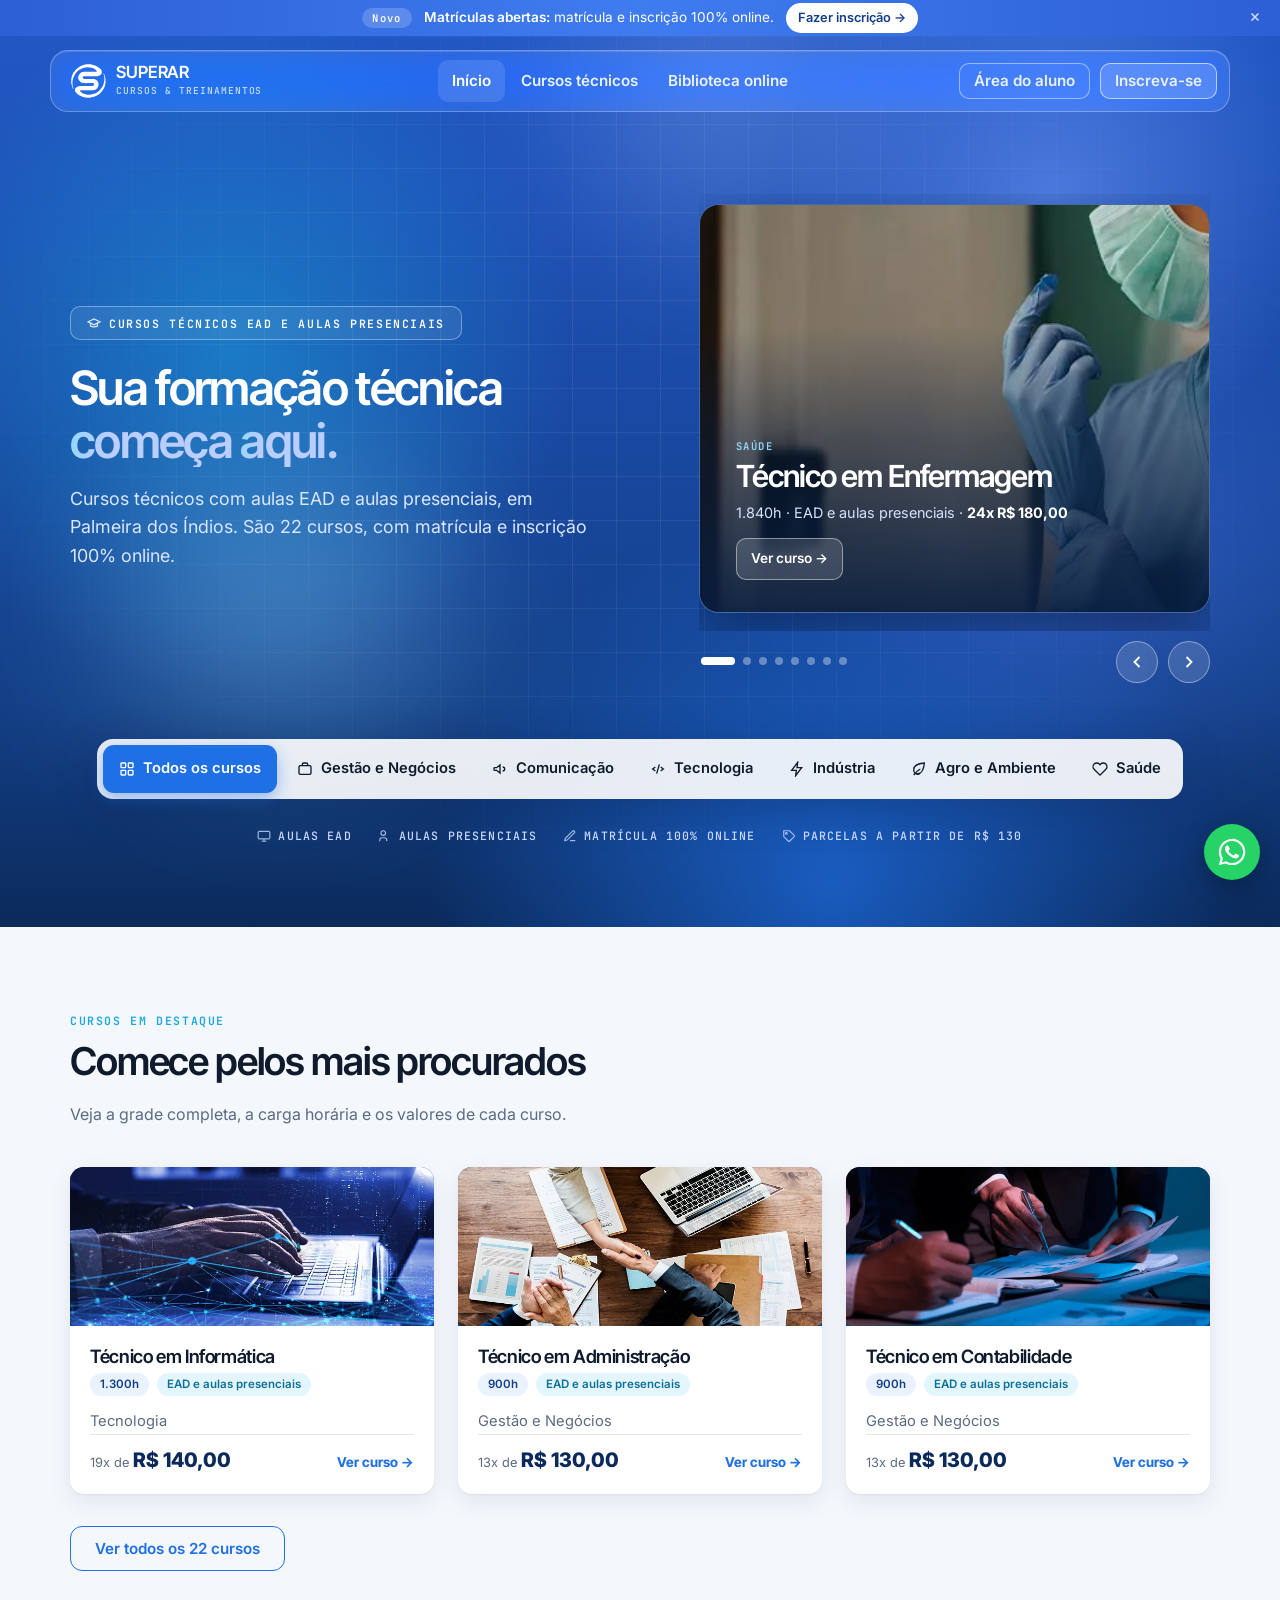
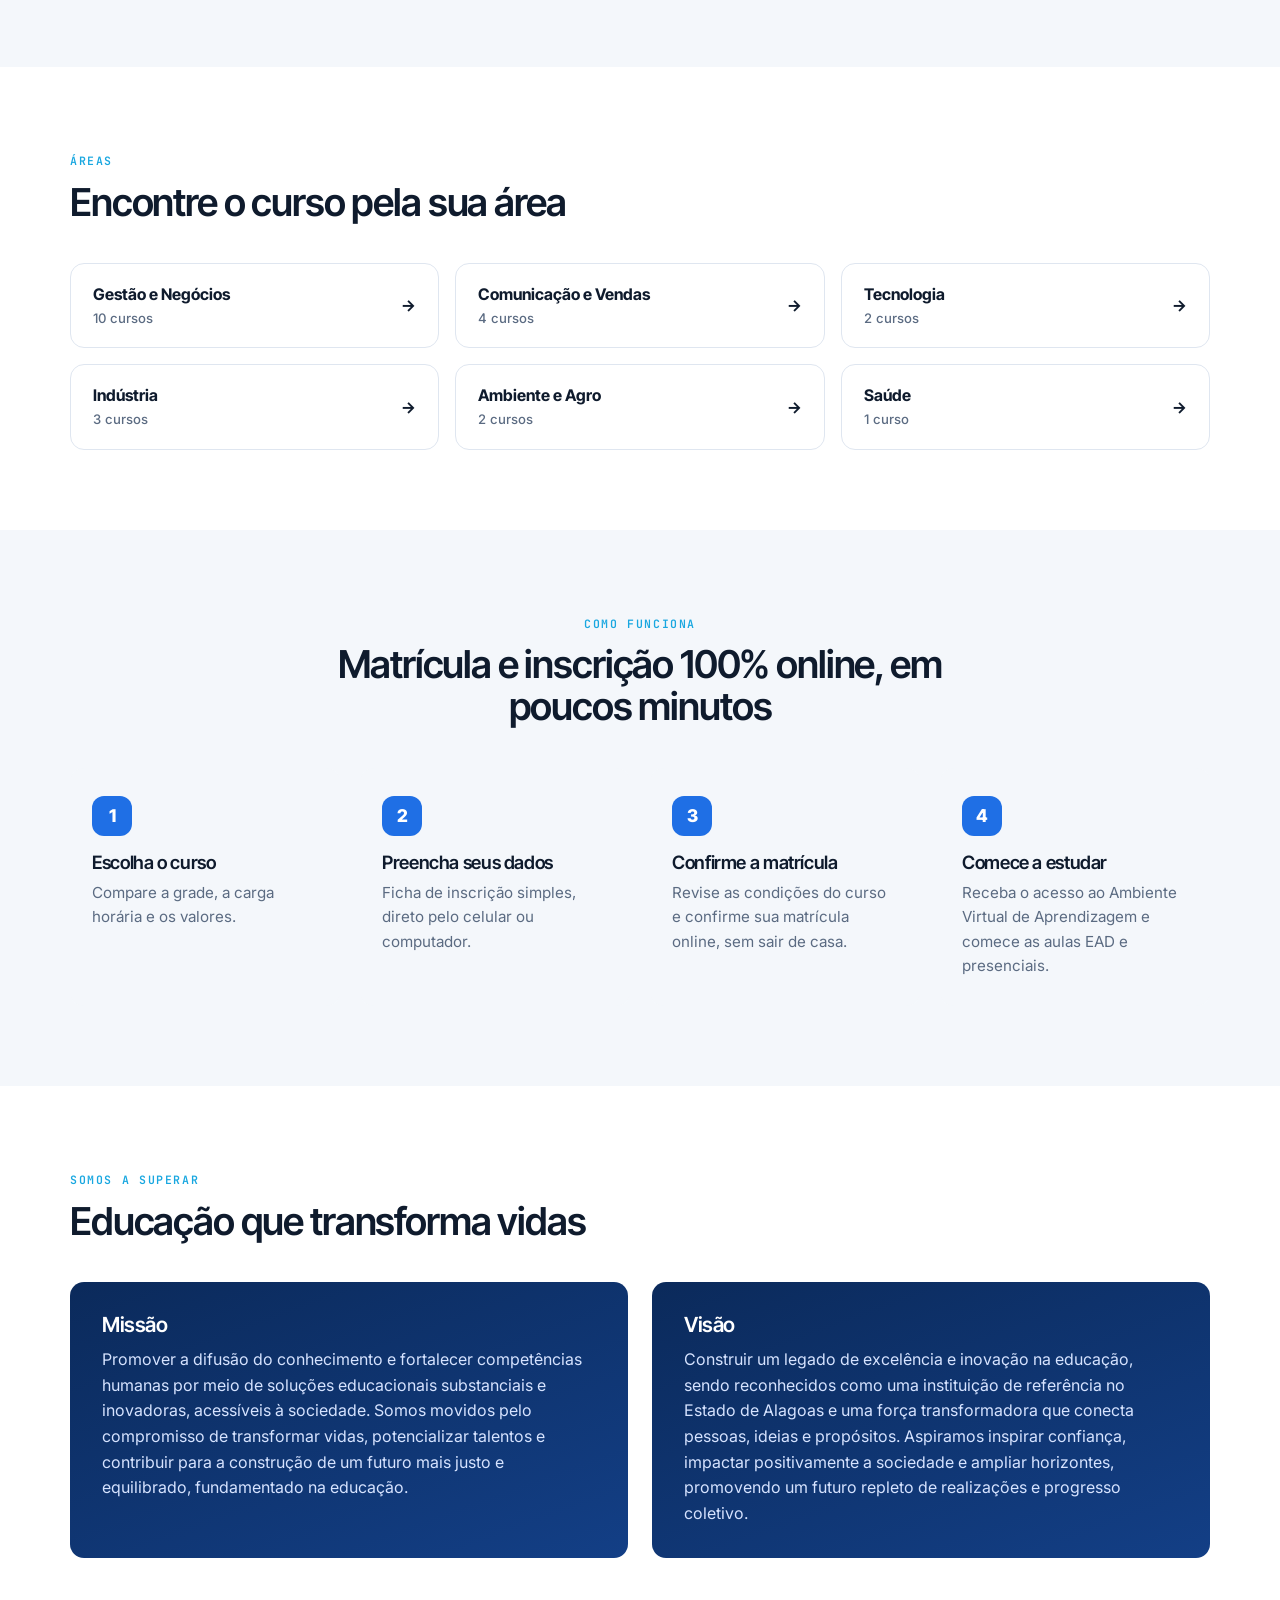
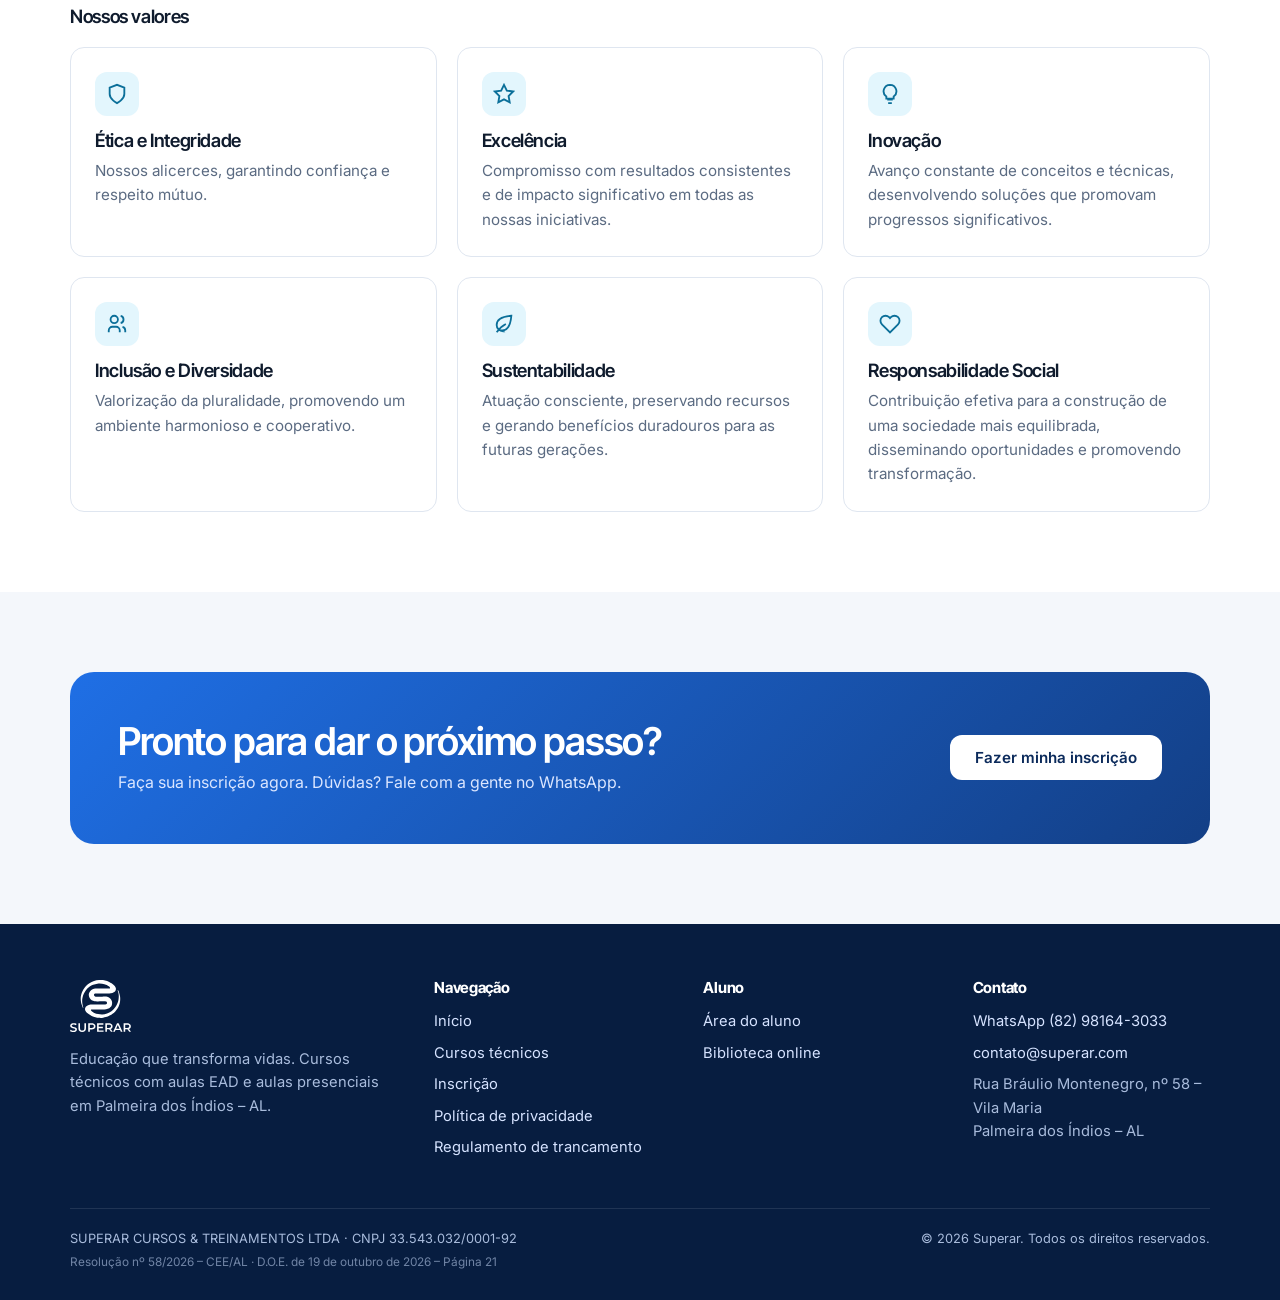
<file: index.html>
<!doctype html>
<html lang="pt-BR">
<head>
  <meta charset="utf-8">
  <meta name="viewport" content="width=device-width, initial-scale=1">
  <title>Superar – Cursos Técnicos EAD em Palmeira dos Índios/AL</title>
  <meta name="description" content="22 cursos técnicos com aulas EAD e aulas presenciais. Matrícula e inscrição 100% online na Superar – Cursos e Treinamentos, em Palmeira dos Índios/AL.">
  <link rel="icon" href="assets/favicon.svg">
  <link rel="preconnect" href="https://fonts.googleapis.com">
  <link rel="preconnect" href="https://fonts.gstatic.com" crossorigin>
  <link href="https://fonts.googleapis.com/css2?family=Inter:wght@400;500;600;700&family=Inter+Tight:wght@500;600;700&family=JetBrains+Mono:wght@500;600&display=swap" rel="stylesheet">
  <link rel="stylesheet" href="css/style.css">
</head>
<body data-page="home">

<main>
  <section class="hero aurora anima">
    <div class="luz" aria-hidden="true"></div>
    <div class="wrap hero-grid">
      <div class="hero-texto">
      <span class="badge anim" style="--d:0"><svg viewBox="0 0 24 24" fill="none" stroke="currentColor" stroke-width="2"><path d="M22 10 12 5 2 10l10 5 10-5z"/><path d="M6 12v5c3 2 9 2 12 0v-5"/></svg>Cursos técnicos EAD e aulas presenciais</span>
      <h1>Sua formação técnica<br> <span class="suave">começa aqui.</span></h1>
      <p class="lead anim" style="--d:650">Cursos técnicos com aulas EAD e aulas presenciais, em Palmeira dos Índios. São 22 cursos, com matrícula e inscrição 100% online.</p>

      </div>

    <div class="carrossel anim" style="--d:800" aria-roledescription="carrossel" aria-label="Cursos em destaque">
      <button class="seta ant" aria-label="Banner anterior"><svg width="20" height="20" viewBox="0 0 24 24" fill="none" stroke="currentColor" stroke-width="2.2"><path d="m15 18-6-6 6-6"/></svg></button>
      <div class="trilho" id="trilho" tabindex="0"></div>
      <button class="seta prox" aria-label="Próximo banner"><svg width="20" height="20" viewBox="0 0 24 24" fill="none" stroke="currentColor" stroke-width="2.2"><path d="m9 18 6-6-6-6"/></svg></button>
      <div class="pontos" id="pontos"></div>
    </div>
    </div>

    <div class="wrap base">
      <nav class="seletor anim" style="--d:1050" aria-label="Cursos por área">
        <a class="ativo" href="cursos.html"><svg viewBox="0 0 24 24" fill="none" stroke="currentColor" stroke-width="2"><rect x="3" y="3" width="7" height="7" rx="1"/><rect x="14" y="3" width="7" height="7" rx="1"/><rect x="3" y="14" width="7" height="7" rx="1"/><rect x="14" y="14" width="7" height="7" rx="1"/></svg>Todos os cursos</a>
        <a href="cursos.html?area=Gest%C3%A3o%20e%20Neg%C3%B3cios"><svg viewBox="0 0 24 24" fill="none" stroke="currentColor" stroke-width="2"><rect x="3" y="7" width="18" height="13" rx="2"/><path d="M8 7V5a2 2 0 0 1 2-2h4a2 2 0 0 1 2 2v2"/></svg>Gestão e Negócios</a>
        <a href="cursos.html?area=Comunica%C3%A7%C3%A3o%20e%20Vendas"><svg viewBox="0 0 24 24" fill="none" stroke="currentColor" stroke-width="2"><path d="M3 11v2a1 1 0 0 0 1 1h3l5 4V6L7 10H4a1 1 0 0 0-1 1z"/><path d="M16 9a3 3 0 0 1 0 6"/></svg>Comunicação</a>
        <a href="cursos.html?area=Tecnologia"><svg viewBox="0 0 24 24" fill="none" stroke="currentColor" stroke-width="2"><path d="m8 9-4 3 4 3M16 9l4 3-4 3M14 5l-4 14"/></svg>Tecnologia</a>
        <a href="cursos.html?area=Ind%C3%BAstria"><svg viewBox="0 0 24 24" fill="none" stroke="currentColor" stroke-width="2"><path d="M13 2 4 14h7l-1 8 9-12h-7z"/></svg>Indústria</a>
        <a href="cursos.html?area=Ambiente%20e%20Agro"><svg viewBox="0 0 24 24" fill="none" stroke="currentColor" stroke-width="2"><path d="M11 20A7 7 0 0 1 4 13c0-5 4-9 16-10-1 12-5 16-10 16zM4 21c3-4 6-7 10-9"/></svg>Agro e Ambiente</a>
        <a href="cursos.html?area=Sa%C3%BAde"><svg viewBox="0 0 24 24" fill="none" stroke="currentColor" stroke-width="2"><path d="M20.8 4.6a5.5 5.5 0 0 0-7.8 0L12 5.7l-1-1.1a5.5 5.5 0 0 0-7.8 7.8L12 21.2l8.8-8.8a5.5 5.5 0 0 0 0-7.8z"/></svg>Saúde</a>
      </nav>

      <div class="trust anim" style="--d:1200">
        <span><svg viewBox="0 0 24 24" fill="none" stroke="currentColor" stroke-width="2"><rect x="2" y="4" width="20" height="13" rx="2"/><path d="M8 21h8M12 17v4"/></svg>Aulas EAD</span>
        <span><svg viewBox="0 0 24 24" fill="none" stroke="currentColor" stroke-width="2"><circle cx="9" cy="7" r="4"/><path d="M3 21v-2a4 4 0 0 1 4-4h4a4 4 0 0 1 4 4v2"/></svg>Aulas presenciais</span>
        <span><svg viewBox="0 0 24 24" fill="none" stroke="currentColor" stroke-width="2"><path d="M12 20h9M16.5 3.5a2.1 2.1 0 0 1 3 3L7 19l-4 1 1-4z"/></svg>Matrícula 100% online</span>
        <span id="stat-preco"><svg viewBox="0 0 24 24" fill="none" stroke="currentColor" stroke-width="2"><path d="M20.6 13.4 13.4 20.6a2 2 0 0 1-2.8 0L3 13V3h10l7.6 7.6a2 2 0 0 1 0 2.8z"/><circle cx="7.5" cy="7.5" r="1.5"/></svg>Parcelas a partir de R$ 130</span>
      </div>
    </div>
  </section>

  <section class="section">
    <div class="wrap">
      <div class="section-head">
        <span class="eyebrow">Cursos em destaque</span>
        <h2>Comece pelos mais procurados</h2>
        <p class="muted">Veja a grade completa, a carga horária e os valores de cada curso.</p>
      </div>
      <div class="grid-cursos" id="destaques"></div>
      <p style="margin-top:32px"><a class="btn btn-outline" href="cursos.html">Ver todos os 22 cursos</a></p>
    </div>
  </section>

  <section class="section section-alt">
    <div class="wrap">
      <div class="section-head">
        <span class="eyebrow">Áreas</span>
        <h2>Encontre o curso pela sua área</h2>
      </div>
      <div class="areas" id="areas"></div>
    </div>
  </section>

  <section class="section">
    <div class="wrap">
      <div class="section-head center">
        <span class="eyebrow">Como funciona</span>
        <h2>Matrícula e inscrição 100% online, em poucos minutos</h2>
      </div>
      <div class="passos">
        <div class="passo"><h3>Escolha o curso</h3><p>Compare a grade, a carga horária e os valores.</p></div>
        <div class="passo"><h3>Preencha seus dados</h3><p>Ficha de inscrição simples, direto pelo celular ou computador.</p></div>
        <div class="passo"><h3>Confirme a matrícula</h3><p>Revise as condições do curso e confirme sua matrícula online, sem sair de casa.</p></div>
        <div class="passo"><h3>Comece a estudar</h3><p>Receba o acesso ao Ambiente Virtual de Aprendizagem e comece as aulas EAD e presenciais.</p></div>
      </div>
    </div>
  </section>

  <section class="section section-alt" id="sobre">
    <div class="wrap">
      <div class="section-head">
        <span class="eyebrow">Somos a Superar</span>
        <h2>Educação que transforma vidas</h2>
      </div>
      <div class="mv">
        <article>
          <h3>Missão</h3>
          <p>Promover a difusão do conhecimento e fortalecer competências humanas por meio de soluções educacionais substanciais e inovadoras, acessíveis à sociedade. Somos movidos pelo compromisso de transformar vidas, potencializar talentos e contribuir para a construção de um futuro mais justo e equilibrado, fundamentado na educação.</p>
        </article>
        <article>
          <h3>Visão</h3>
          <p>Construir um legado de excelência e inovação na educação, sendo reconhecidos como uma instituição de referência no Estado de Alagoas e uma força transformadora que conecta pessoas, ideias e propósitos. Aspiramos inspirar confiança, impactar positivamente a sociedade e ampliar horizontes, promovendo um futuro repleto de realizações e progresso coletivo.</p>
        </article>
      </div>
      <h3 style="margin-bottom:20px">Nossos valores</h3>
      <div class="valores">
        <div class="valor"><div class="ico"><svg width="22" height="22" viewBox="0 0 24 24" fill="none" stroke="currentColor" stroke-width="2"><path d="M12 22s8-4 8-10V5l-8-3-8 3v7c0 6 8 10 8 10z"/></svg></div><h3>Ética e Integridade</h3><p>Nossos alicerces, garantindo confiança e respeito mútuo.</p></div>
        <div class="valor"><div class="ico"><svg width="22" height="22" viewBox="0 0 24 24" fill="none" stroke="currentColor" stroke-width="2"><path d="m12 2 3.1 6.3 6.9 1-5 4.9 1.2 6.8L12 17.8 5.8 21l1.2-6.8-5-4.9 6.9-1z"/></svg></div><h3>Excelência</h3><p>Compromisso com resultados consistentes e de impacto significativo em todas as nossas iniciativas.</p></div>
        <div class="valor"><div class="ico"><svg width="22" height="22" viewBox="0 0 24 24" fill="none" stroke="currentColor" stroke-width="2"><path d="M9 18h6M10 22h4M12 2a7 7 0 0 0-4 12.7V17h8v-2.3A7 7 0 0 0 12 2z"/></svg></div><h3>Inovação</h3><p>Avanço constante de conceitos e técnicas, desenvolvendo soluções que promovam progressos significativos.</p></div>
        <div class="valor"><div class="ico"><svg width="22" height="22" viewBox="0 0 24 24" fill="none" stroke="currentColor" stroke-width="2"><circle cx="9" cy="7" r="4"/><path d="M3 21v-2a4 4 0 0 1 4-4h4a4 4 0 0 1 4 4v2M16 3.1a4 4 0 0 1 0 7.8M21 21v-2a4 4 0 0 0-3-3.9"/></svg></div><h3>Inclusão e Diversidade</h3><p>Valorização da pluralidade, promovendo um ambiente harmonioso e cooperativo.</p></div>
        <div class="valor"><div class="ico"><svg width="22" height="22" viewBox="0 0 24 24" fill="none" stroke="currentColor" stroke-width="2"><path d="M11 20A7 7 0 0 1 4 13c0-5 4-9 16-10-1 12-5 16-10 16zM4 21c3-4 6-7 10-9"/></svg></div><h3>Sustentabilidade</h3><p>Atuação consciente, preservando recursos e gerando benefícios duradouros para as futuras gerações.</p></div>
        <div class="valor"><div class="ico"><svg width="22" height="22" viewBox="0 0 24 24" fill="none" stroke="currentColor" stroke-width="2"><path d="M20.8 4.6a5.5 5.5 0 0 0-7.8 0L12 5.7l-1-1.1a5.5 5.5 0 0 0-7.8 7.8L12 21.2l8.8-8.8a5.5 5.5 0 0 0 0-7.8z"/></svg></div><h3>Responsabilidade Social</h3><p>Contribuição efetiva para a construção de uma sociedade mais equilibrada, disseminando oportunidades e promovendo transformação.</p></div>
      </div>
    </div>
  </section>

  <section class="section">
    <div class="wrap">
      <div class="cta">
        <div>
          <h2>Pronto para dar o próximo passo?</h2>
          <p>Faça sua inscrição agora. Dúvidas? Fale com a gente no WhatsApp.</p>
        </div>
        <a class="btn btn-light" href="inscricao.html">Fazer minha inscrição</a>
      </div>
    </div>
  </section>
</main>

<script src="js/cursos-data.js"></script>
<script src="js/main.js"></script>
<script>
  /* Animação do hero: quebra o título em palavras e acende a grade sob o mouse */
  (function () {
    const hero = document.querySelector(".hero");
    let i = 0;
    (function partir(el) {
      [...el.childNodes].forEach((n) => {
        if (n.nodeType === 3) {
          const frag = document.createDocumentFragment();
          n.textContent.split(/(\s+)/).forEach((t) => {
            if (!t) return;
            if (/^\s+$/.test(t)) return frag.append(" ");
            const s = document.createElement("span");
            s.className = "palavra"; s.style.setProperty("--i", i++); s.textContent = t;
            frag.append(s);
          });
          n.replaceWith(frag);
        } else if (n.nodeType === 1 && n.tagName !== "BR") partir(n);
      });
    })(hero.querySelector("h1"));

    if (!matchMedia("(hover: hover) and (pointer: fine)").matches || matchMedia("(prefers-reduced-motion: reduce)").matches) return;
    let pend = null;
    hero.addEventListener("pointermove", (e) => {
      const r = hero.getBoundingClientRect();
      pend = [e.clientX - r.left, e.clientY - r.top];
      requestAnimationFrame(() => {
        if (!pend) return;
        hero.style.setProperty("--mx", pend[0] + "px");
        hero.style.setProperty("--my", pend[1] + "px");
        pend = null;
      });
      hero.classList.add("mouse");
    });
    hero.addEventListener("pointerleave", () => hero.classList.remove("mouse"));
  })();

  /* Carrossel de banners do hero. Para trocar os cursos, edite a lista BANNERS. */
  (function () {
    const BANNERS = ["tecnico-em-enfermagem", "tecnico-em-informatica", "tecnico-em-administracao", "tecnico-em-eletrotecnica",
      "tecnico-em-agronegocio", "tecnico-em-logistica", "tecnico-em-meio-ambiente", "tecnico-em-marketing"];
    const TEMPO = 5000;
    const cursos = BANNERS.map((s) => CURSOS.find((c) => c.slug === s)).filter(Boolean);
    const caixa = document.querySelector(".carrossel");
    const trilho = document.getElementById("trilho");
    const pontos = document.getElementById("pontos");
    caixa.style.setProperty("--tempo", TEMPO + "ms");

    trilho.innerHTML = cursos.map((c, i) => `
      <a class="slide" href="curso.html?c=${c.slug}" role="group" aria-roledescription="banner" aria-label="${i + 1} de ${cursos.length}: ${esc(c.nome)}">
        <img src="${c.imagem}" alt="" ${i ? 'loading="lazy"' : 'fetchpriority="high"'} draggable="false">
        <div class="legenda">
          <span class="area-tag">${esc(c.area)}</span>
          <h3>${esc(c.nome)}</h3>
          <span class="info">${c.cargaHoraria.toLocaleString("pt-BR")}h · EAD e aulas presenciais · <b>${c.parcelas}x ${fmtBRL(c.valorParcela)}</b></span>
          <span class="ver-btn">Ver curso →</span>
        </div>
      </a>`).join("");
    pontos.innerHTML = cursos.map((c, i) => `<button aria-label="Ir para ${esc(c.nome)}"></button>`).join("");
    const slides = [...trilho.children];
    const bolinhas = [...pontos.children];
    let atual = -1, timer = null, pausado = false;

    function marcar(i) {
      if (i === atual) return;
      atual = i;
      slides.forEach((s, k) => s.classList.toggle("atual", k === i));
      bolinhas.forEach((b, k) => {
        b.removeAttribute("aria-current");
        if (k === i) { void b.offsetWidth; b.setAttribute("aria-current", "true"); } // reinicia a barra de tempo
      });
    }
    function ir(i, suave = true) {
      i = (i + slides.length) % slides.length;
      const s = slides[i];
      trilho.scrollTo({ left: s.offsetLeft - (trilho.clientWidth - s.offsetWidth) / 2, behavior: suave ? "smooth" : "instant" });
      marcar(i);
      reiniciar();
    }
    function reiniciar() {
      clearTimeout(timer);
      if (!pausado && !matchMedia("(prefers-reduced-motion: reduce)").matches) timer = setTimeout(() => ir(atual + 1), TEMPO);
    }
    function pausar(p) { pausado = p; caixa.classList.toggle("pausado", p); p ? clearTimeout(timer) : reiniciar(); }

    // Descobre o banner central quando a pessoa arrasta/rola com o dedo
    let rolando;
    trilho.addEventListener("scroll", () => {
      clearTimeout(rolando);
      rolando = setTimeout(() => {
        const meio = trilho.scrollLeft + trilho.clientWidth / 2;
        let melhor = 0, dist = Infinity;
        slides.forEach((s, k) => { const d = Math.abs(s.offsetLeft + s.offsetWidth / 2 - meio); if (d < dist) { dist = d; melhor = k; } });
        if (melhor !== atual) { marcar(melhor); reiniciar(); }
      }, 90);
    }, { passive: true });

    caixa.querySelector(".ant").addEventListener("click", () => ir(atual - 1));
    caixa.querySelector(".prox").addEventListener("click", () => ir(atual + 1));
    bolinhas.forEach((b, k) => b.addEventListener("click", () => ir(k)));
    trilho.addEventListener("keydown", (e) => {
      if (e.key === "ArrowRight") { e.preventDefault(); ir(atual + 1); }
      if (e.key === "ArrowLeft") { e.preventDefault(); ir(atual - 1); }
    });
    caixa.addEventListener("mouseenter", () => pausar(true));
    caixa.addEventListener("mouseleave", () => pausar(false));
    caixa.addEventListener("focusin", () => pausar(true));
    caixa.addEventListener("focusout", (e) => { if (!caixa.contains(e.relatedTarget)) pausar(false); });
    document.addEventListener("visibilitychange", () => pausar(document.hidden));
    // Clique só abre o curso se não foi um arraste
    let x0 = 0;
    trilho.addEventListener("pointerdown", (e) => (x0 = e.clientX));
    trilho.addEventListener("click", (e) => { if (Math.abs(e.clientX - x0) > 8) e.preventDefault(); }, true);

    ir(0, false);
    window.addEventListener("resize", () => ir(atual, false));
  })();

  const DEST = ["tecnico-em-informatica", "tecnico-em-administracao", "tecnico-em-contabilidade"];
  document.getElementById("destaques").innerHTML =
    DEST.map((s) => CURSOS.find((c) => c.slug === s)).filter(Boolean).map(cardCurso).join("");

  const menor = Math.min(...CURSOS.map((c) => c.valorParcela));
  document.getElementById("stat-preco").lastChild.textContent = "Parcelas a partir de " + fmtBRL(menor).replace(",00", "");

  const areas = {};
  CURSOS.forEach((c) => (areas[c.area] = (areas[c.area] || 0) + 1));
  document.getElementById("areas").innerHTML = Object.entries(areas).map(([a, n]) => `
    <a class="area" href="cursos.html?area=${encodeURIComponent(a)}">
      <span>${esc(a)}<small>${n} curso${n > 1 ? "s" : ""}</small></span>
      <span aria-hidden="true">→</span>
    </a>`).join("");
</script>
</body>
</html>
</file>
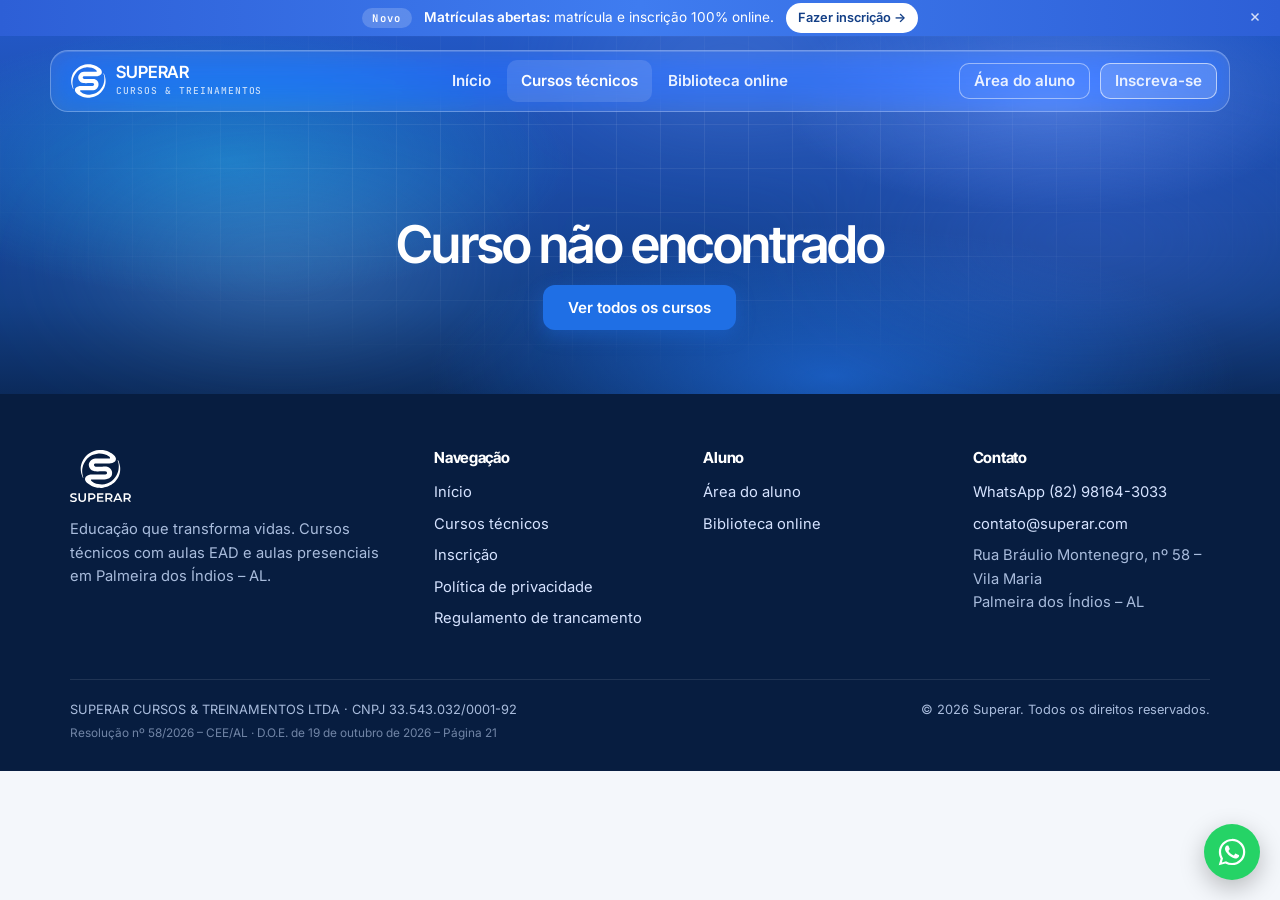
<file: curso.html>
<!doctype html>
<html lang="pt-BR">
<head>
  <meta charset="utf-8">
  <meta name="viewport" content="width=device-width, initial-scale=1">
  <title>Curso técnico – Superar</title>
  <meta name="description" content="Curso técnico com aulas EAD e aulas presenciais na Superar – Cursos e Treinamentos.">
  <link rel="icon" href="assets/favicon.svg">
  <link rel="preconnect" href="https://fonts.googleapis.com">
  <link rel="preconnect" href="https://fonts.gstatic.com" crossorigin>
  <link href="https://fonts.googleapis.com/css2?family=Inter:wght@400;500;600;700&family=Inter+Tight:wght@500;600;700&family=JetBrains+Mono:wght@500;600&display=swap" rel="stylesheet">
  <link rel="stylesheet" href="css/style.css">
</head>
<body data-page="cursos">

<main id="conteudo"></main>

<script src="js/cursos-data.js"></script>
<script src="js/main.js"></script>
<script>
  const slug = new URLSearchParams(location.search).get("c");
  const c = CURSOS.find((x) => x.slug === slug);
  const main = document.getElementById("conteudo");

  if (!c) {
    main.innerHTML = `<section class="page-hero aurora"><div class="wrap"><h1>Curso não encontrado</h1>
      <p><a class="btn btn-primary" href="cursos.html">Ver todos os cursos</a></p></div></section>`;
  } else {
    document.title = `${c.nome} – Superar`;
    document.querySelector('meta[name="description"]').content = c.resumo;
    const h = (v) => parseInt(v) || 0;
    const total = c.parcelas * c.valorParcela;
    const sum = (k) => c.modulos.reduce((s, m) => s + m.disciplinas.reduce((t, d) => t + h(d[k]), 0), 0);

    const modulos = c.modulos.map((m, i) => {
      const ch = m.disciplinas.reduce((t, d) => t + h(d.total), 0);
      return `<details class="modulo"${i === 0 ? " open" : ""}>
        <summary>${esc(m.titulo)}<small>${m.disciplinas.length} disciplinas · ${ch}h</small></summary>
        <div class="tabela-wrap"><table class="tabela">
          <thead><tr><th>Disciplina</th><th class="n">A distância</th><th class="n">Presencial</th><th class="n">Total</th></tr></thead>
          <tbody>${m.disciplinas.map((d) => `<tr><td>${esc(d.nome)}</td><td class="n">${esc(d.dist)}</td><td class="n">${esc(d.pres)}</td><td class="n">${esc(d.total)}</td></tr>`).join("")}</tbody>
        </table></div>
      </details>`;
    }).join("");

    const faq = (c.faq || []).map((f) => `<details><summary>${esc(f.pergunta)}</summary><p>${esc(f.resposta)}</p></details>`).join("");
    const outros = CURSOS.filter((x) => x.area === c.area && x.slug !== c.slug).slice(0, 3);

    main.innerHTML = `
      <section class="curso-hero aurora">
        <div class="wrap">
          <div>
            <nav class="breadcrumb"><a href="index.html">Início</a> / <a href="cursos.html">Cursos</a> / ${esc(c.nome)}</nav>
            <h1>${esc(c.nome)}</h1>
            <p>${esc(c.resumo)}</p>
            <div class="meta" style="display:flex;gap:8px;flex-wrap:wrap;margin-top:16px">
              <span class="tag">${esc(c.area)}</span>
              <span class="tag">${c.cargaHoraria.toLocaleString("pt-BR")} horas</span>
              <span class="tag">EAD e aulas presenciais</span>
            </div>
          </div>
          <img src="${c.imagem}" alt="">
        </div>
      </section>

      <div class="wrap curso-layout">
        <article>
          <section><h2>O curso</h2>${c.oCurso}</section>
          <section><h2>Área de atuação</h2>${c.areaAtuacao}</section>
          <section><h2>O profissional</h2>${c.oProfissional}</section>
          <section>
            <h2>Grade curricular</h2>
            <p class="muted">Carga horária somada da grade: ${sum("dist")}h a distância e ${sum("pres")}h presenciais.</p>
            ${modulos}
          </section>
          ${faq ? `<section class="faq"><h2>Perguntas frequentes</h2>${faq}</section>` : ""}
        </article>

        <aside class="box-preco">
          <span class="muted" style="font-size:.85rem">Investimento</span>
          <div class="valor-grande"><small>${c.parcelas}x</small> ${fmtBRL(c.valorParcela)}</div>
          <span class="muted" style="font-size:.85rem">Total de ${fmtBRL(total)}</span>
          <ul>
            <li><span>Carga horária</span><span>${c.cargaHoraria.toLocaleString("pt-BR")}h</span></li>
            <li><span>Modalidade</span><span>EAD e aulas presenciais</span></li>
            <li><span>Módulos</span><span>${c.modulos.length}</span></li>
            <li><span>Acesso</span><span>Ambiente Virtual (AVA)</span></li>
          </ul>
          <a class="btn btn-primary" href="inscricao.html?curso=${c.slug}">Quero me inscrever</a>
          <a class="btn btn-outline" style="margin-top:10px;width:100%" href="https://wa.me/${ESCOLA.whatsapp}?text=${encodeURIComponent("Olá! Tenho dúvidas sobre o " + c.nome)}" target="_blank" rel="noopener">Tirar dúvidas no WhatsApp</a>
        </aside>
      </div>

      ${outros.length ? `<section class="section section-alt"><div class="wrap">
        <h2 style="margin-bottom:28px">Outros cursos de ${esc(c.area)}</h2>
        <div class="grid-cursos">${outros.map(cardCurso).join("")}</div>
      </div></section>` : ""}`;
  }
</script>
</body>
</html>
</file>
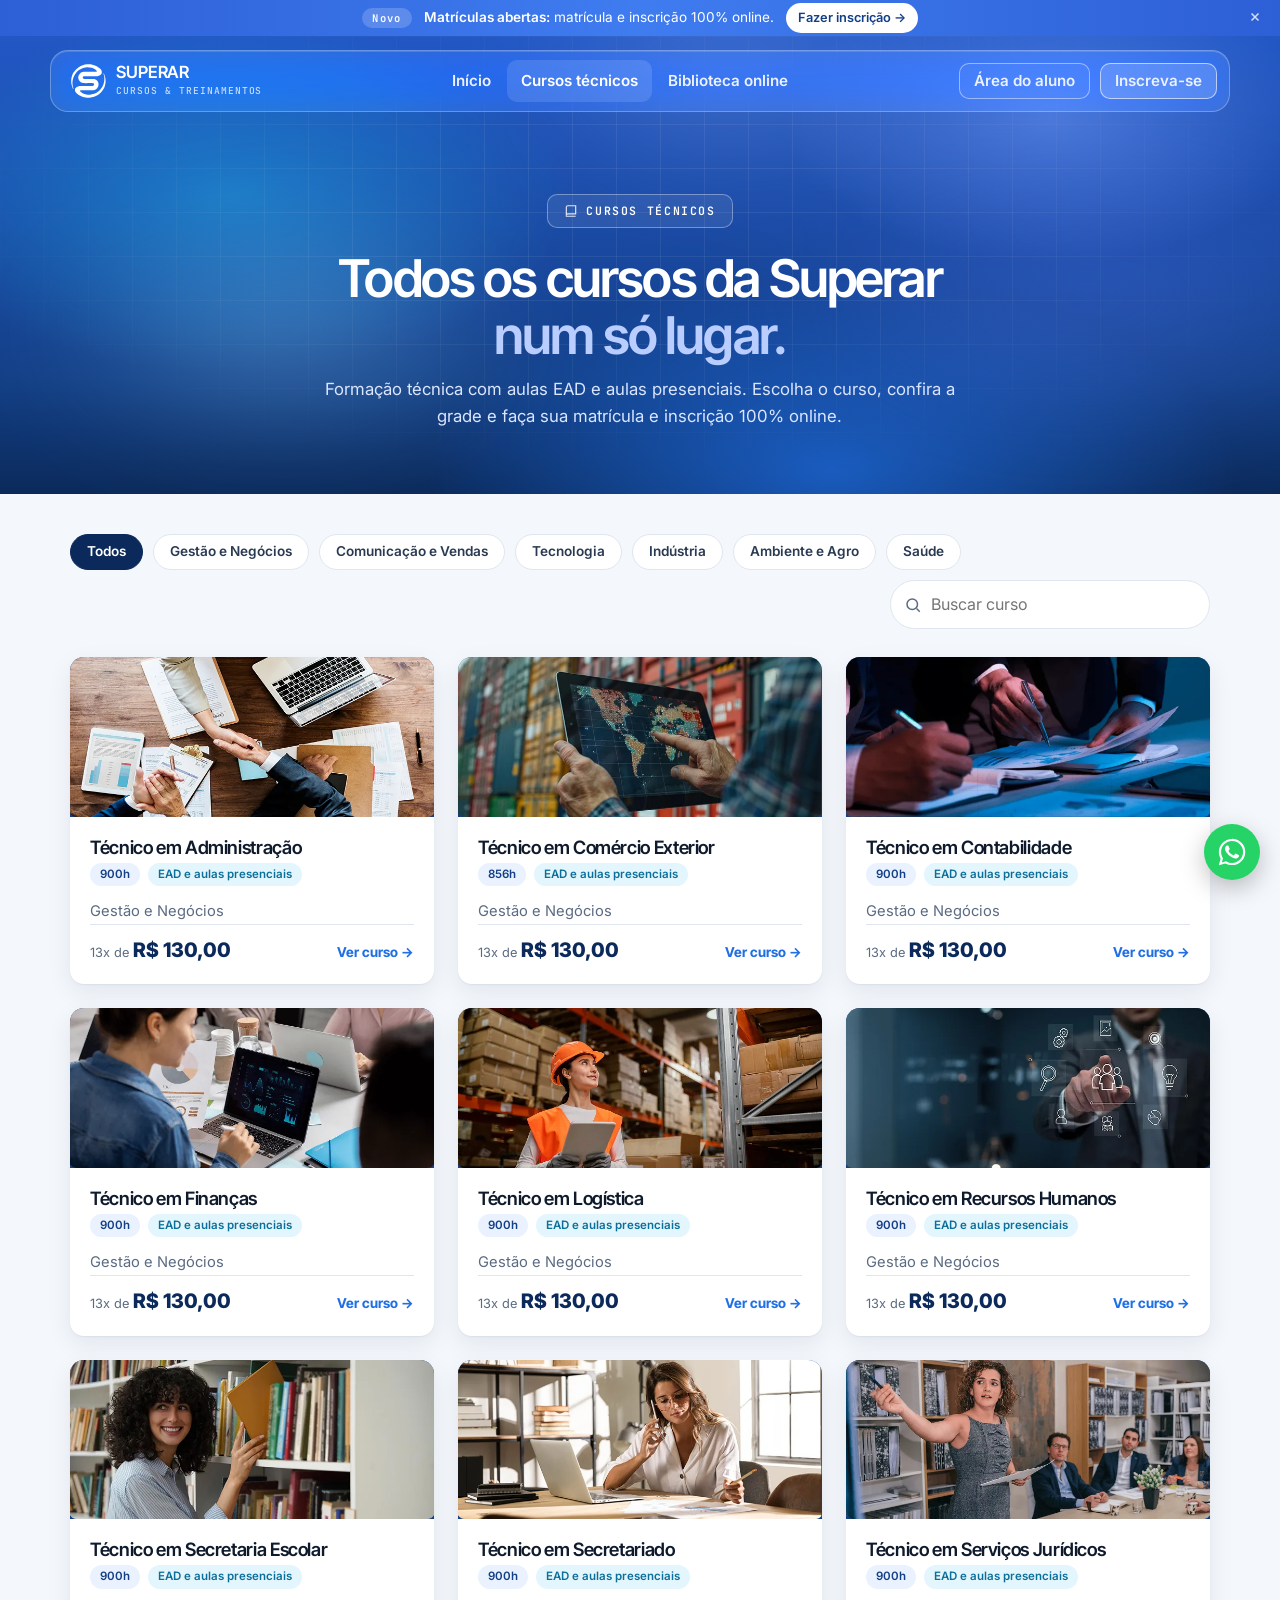
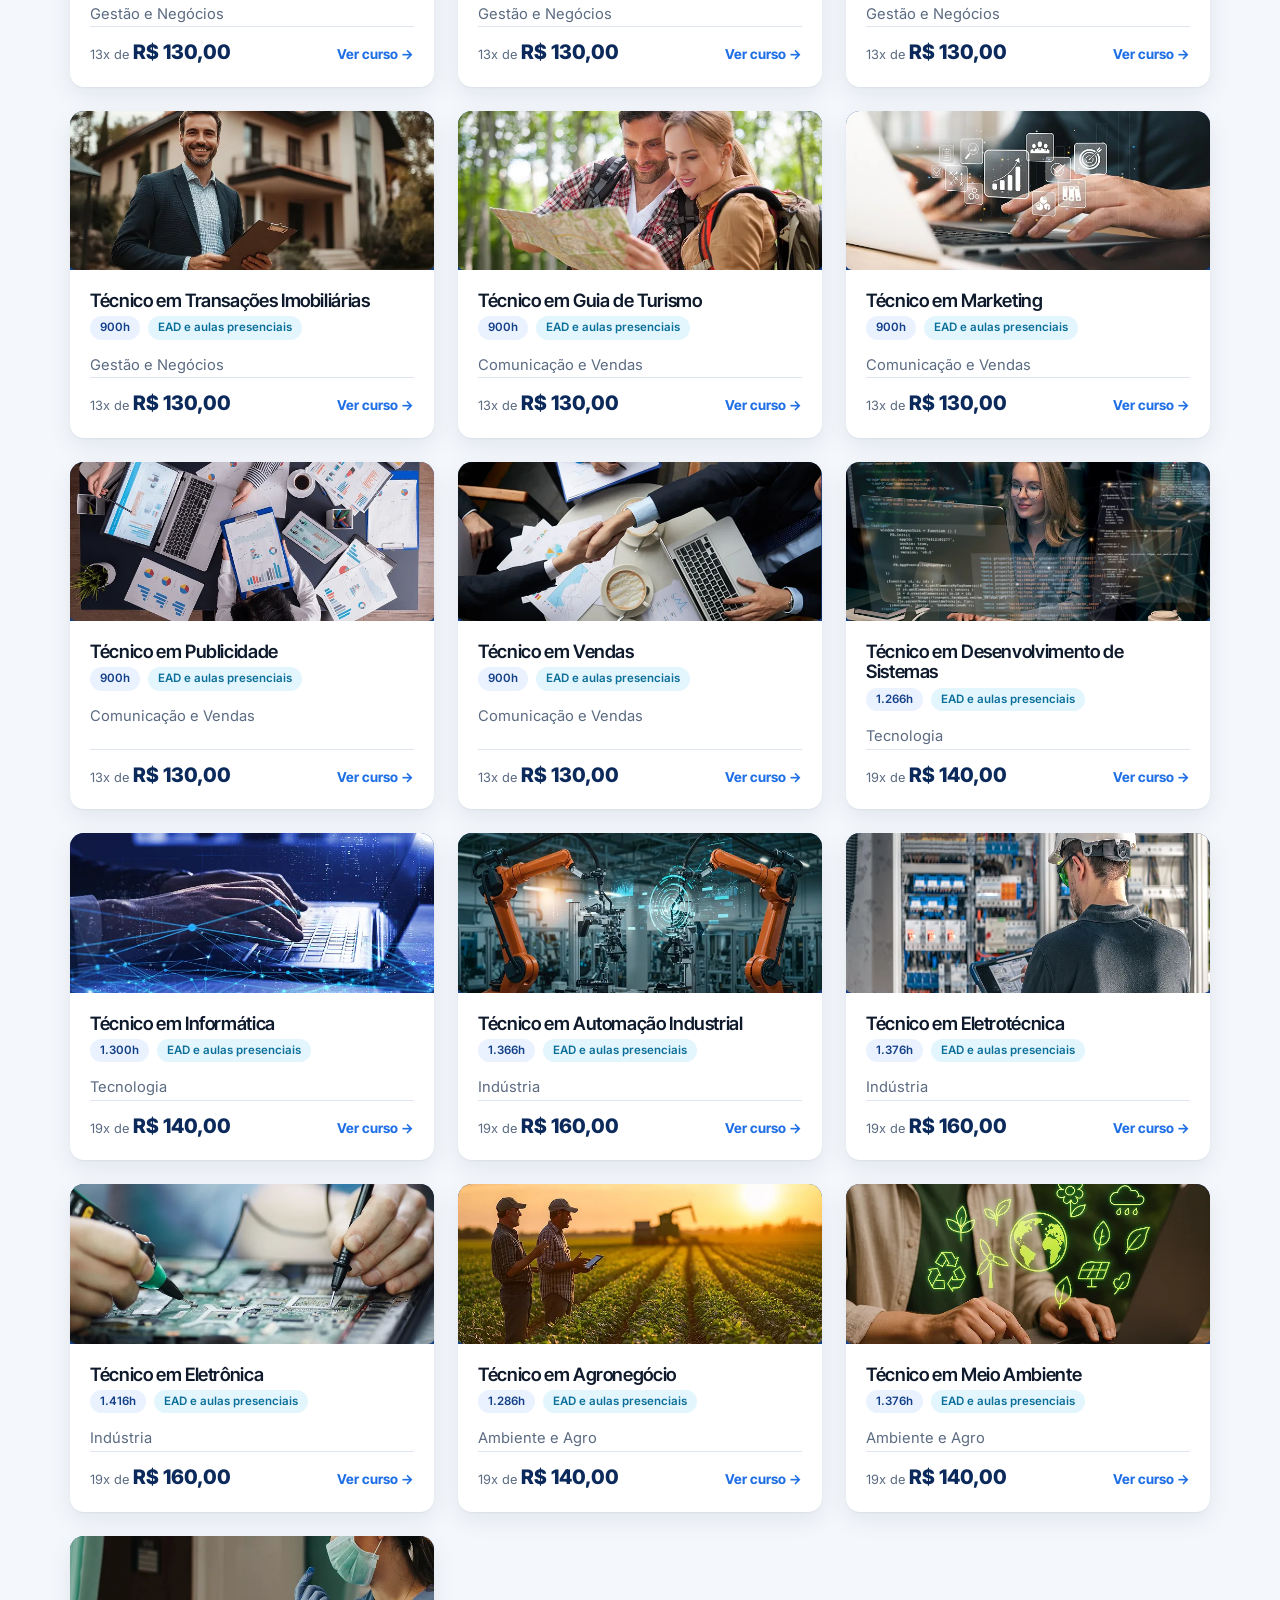
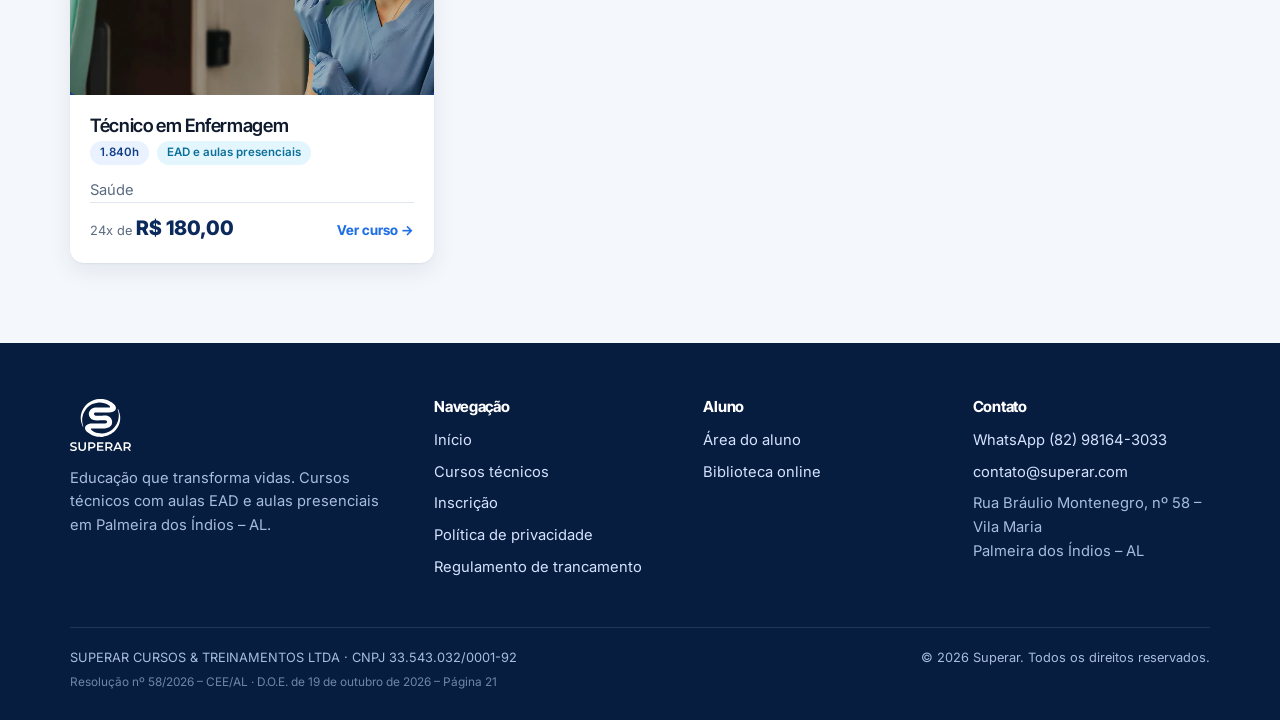
<file: cursos.html>
<!doctype html>
<html lang="pt-BR">
<head>
  <meta charset="utf-8">
  <meta name="viewport" content="width=device-width, initial-scale=1">
  <title>Cursos técnicos EAD – Superar</title>
  <meta name="description" content="Conheça os 22 cursos técnicos EAD da Superar: gestão, comunicação, tecnologia, indústria, agro e saúde.">
  <link rel="icon" href="assets/favicon.svg">
  <link rel="preconnect" href="https://fonts.googleapis.com">
  <link rel="preconnect" href="https://fonts.gstatic.com" crossorigin>
  <link href="https://fonts.googleapis.com/css2?family=Inter:wght@400;500;600;700&family=Inter+Tight:wght@500;600;700&family=JetBrains+Mono:wght@500;600&display=swap" rel="stylesheet">
  <link rel="stylesheet" href="css/style.css">
</head>
<body data-page="cursos">

<main>
  <section class="page-hero aurora">
    <div class="wrap">
      <span class="badge"><svg viewBox="0 0 24 24" fill="none" stroke="currentColor" stroke-width="2"><path d="M4 19.5A2.5 2.5 0 0 1 6.5 17H20V3H6.5A2.5 2.5 0 0 0 4 5.5z"/><path d="M4 19.5V21h16"/></svg>Cursos técnicos</span>
      <h1>Todos os cursos da Superar<br> <span class="suave">num só lugar.</span></h1>
      <p>Formação técnica com aulas EAD e aulas presenciais. Escolha o curso, confira a grade e faça sua matrícula e inscrição 100% online.</p>
    </div>
  </section>

  <section class="section" style="padding-top:40px">
    <div class="wrap">
      <div class="filtros" id="filtros" role="group" aria-label="Filtrar por área"></div>
      <div class="grid-cursos" id="lista"></div>
      <p id="vazio" class="muted" hidden>Nenhum curso encontrado.</p>
    </div>
  </section>
</main>

<script src="js/cursos-data.js"></script>
<script src="js/main.js"></script>
<script>
  const params = new URLSearchParams(location.search);
  let area = params.get("area") || "Todos";
  let termo = "";
  const areas = ["Todos", ...new Set(CURSOS.map((c) => c.area))];
  const norm = (s) => s.normalize("NFD").replace(/[̀-ͯ]/g, "").toLowerCase();

  const filtros = document.getElementById("filtros");
  filtros.innerHTML = areas.map((a) => `<button class="chip" data-a="${esc(a)}" aria-pressed="${a === area}">${esc(a)}</button>`).join("") +
    `<label class="busca"><span class="sr-only">Buscar curso</span>
      <svg width="18" height="18" viewBox="0 0 24 24" fill="none" stroke="currentColor" stroke-width="2"><circle cx="11" cy="11" r="7"/><path d="m21 21-4.3-4.3"/></svg>
      <input type="search" placeholder="Buscar curso" id="q"></label>`;

  function render() {
    const lista = CURSOS.filter((c) => (area === "Todos" || c.area === area) && norm(c.nome).includes(norm(termo)));
    document.getElementById("lista").innerHTML = lista.map(cardCurso).join("");
    document.getElementById("vazio").hidden = lista.length > 0;
  }
  filtros.addEventListener("click", (e) => {
    const b = e.target.closest(".chip");
    if (!b) return;
    area = b.dataset.a;
    filtros.querySelectorAll(".chip").forEach((x) => x.setAttribute("aria-pressed", x === b));
    const u = new URL(location);
    area === "Todos" ? u.searchParams.delete("area") : u.searchParams.set("area", area);
    history.replaceState(null, "", u);
    render();
  });
  document.getElementById("q").addEventListener("input", (e) => { termo = e.target.value; render(); });
  render();
</script>
</body>
</html>
</file>
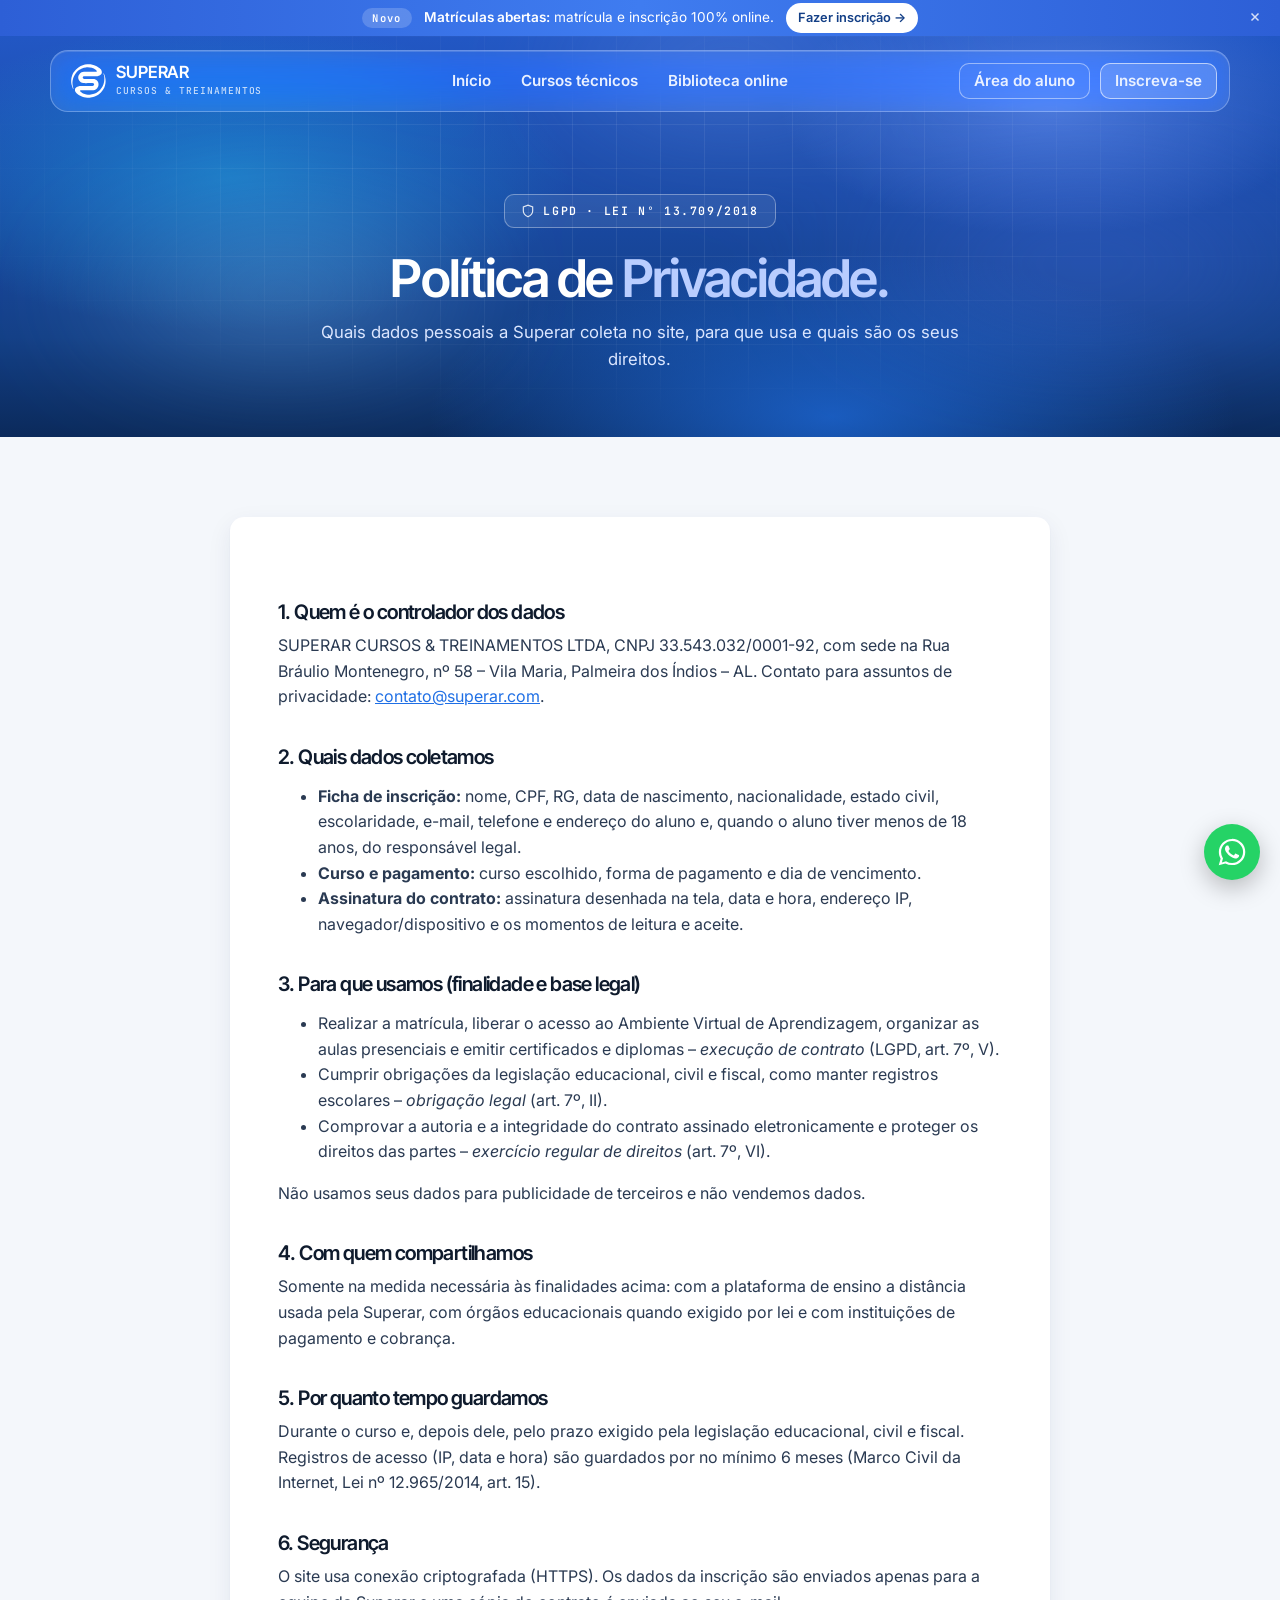
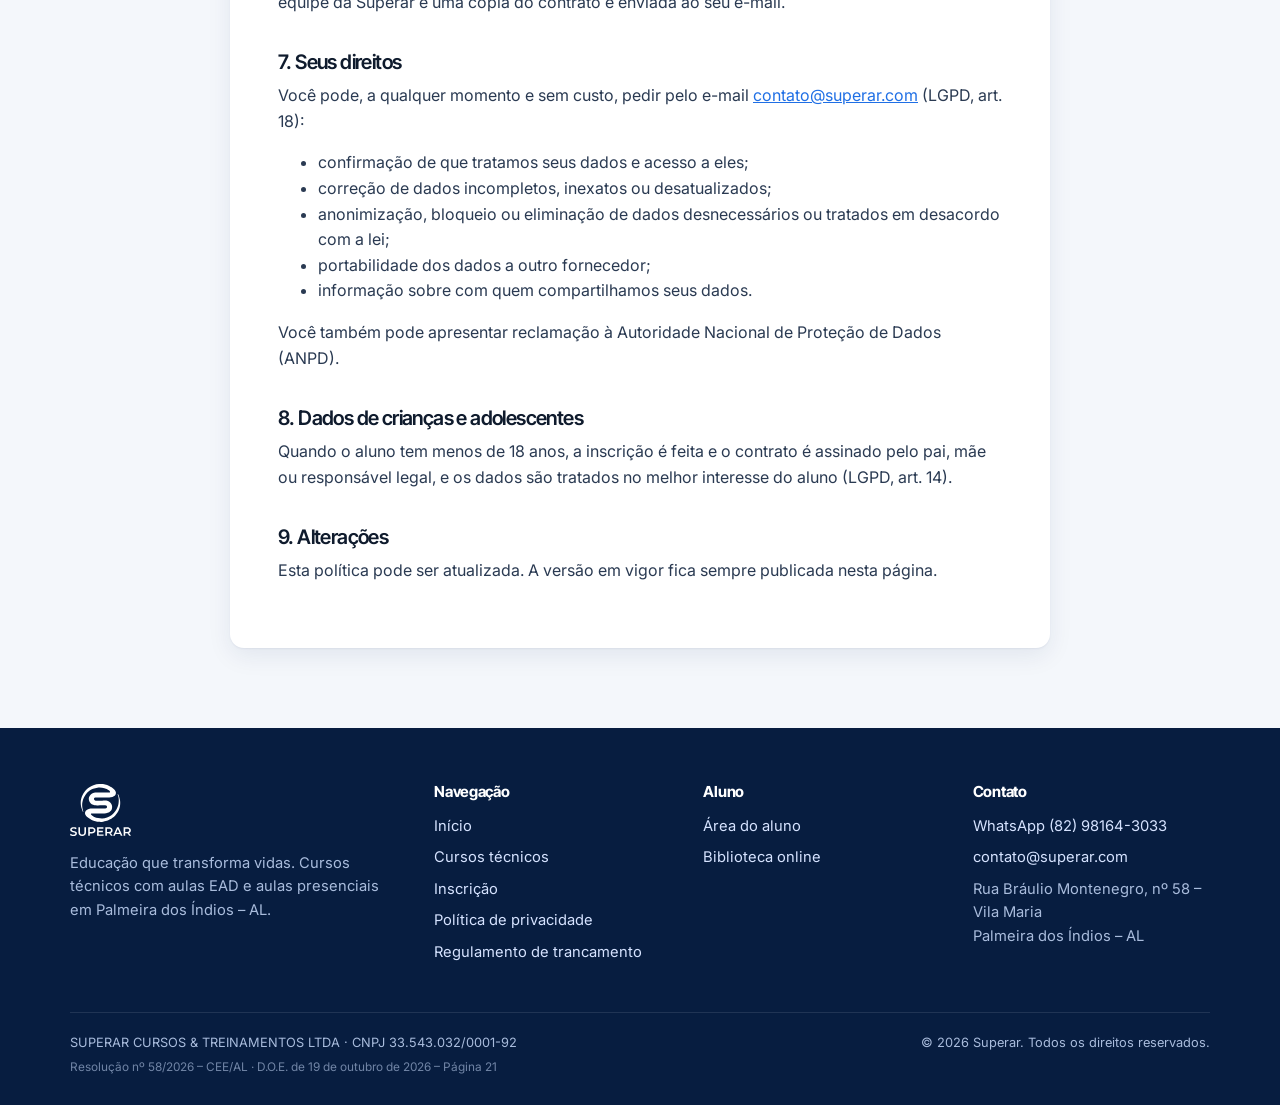
<file: privacidade.html>
<!doctype html>
<html lang="pt-BR">
<head>
  <meta charset="utf-8">
  <meta name="viewport" content="width=device-width, initial-scale=1">
  <title>Política de Privacidade – Superar</title>
  <link rel="icon" href="assets/favicon.svg">
  <link rel="preconnect" href="https://fonts.googleapis.com">
  <link rel="preconnect" href="https://fonts.gstatic.com" crossorigin>
  <link href="https://fonts.googleapis.com/css2?family=Inter:wght@400;500;600;700&family=Inter+Tight:wght@500;600;700&family=JetBrains+Mono:wght@500;600&display=swap" rel="stylesheet">
  <link rel="stylesheet" href="css/style.css">
</head>
<body data-page="privacidade">
<section class="page-hero aurora">
  <div class="wrap">
    <span class="badge"><svg viewBox="0 0 24 24" fill="none" stroke="currentColor" stroke-width="2"><path d="M12 22s8-4 8-10V5l-8-3-8 3v7c0 6 8 10 8 10z"/></svg>LGPD · Lei nº 13.709/2018</span>
    <h1>Política de <span class="suave">Privacidade.</span></h1>
    <p>Quais dados pessoais a Superar coleta no site, para que usa e quais são os seus direitos.</p>
  </div>
</section>
<main class="section">
  <div class="wrap">
    <article class="legal">

      <h2>1. Quem é o controlador dos dados</h2>
      <p><span data-e="razaoSocial"></span>, CNPJ <span data-e="cnpj"></span>, com sede na <span data-e="endereco"></span>, <span data-e="cidade"></span> – <span data-e="uf"></span>. Contato para assuntos de privacidade: <a data-e-mail></a>.</p>

      <h2>2. Quais dados coletamos</h2>
      <ul>
        <li><strong>Ficha de inscrição:</strong> nome, CPF, RG, data de nascimento, nacionalidade, estado civil, escolaridade, e-mail, telefone e endereço do aluno e, quando o aluno tiver menos de 18 anos, do responsável legal.</li>
        <li><strong>Curso e pagamento:</strong> curso escolhido, forma de pagamento e dia de vencimento.</li>
        <li><strong>Assinatura do contrato:</strong> assinatura desenhada na tela, data e hora, endereço IP, navegador/dispositivo e os momentos de leitura e aceite.</li>
      </ul>

      <h2>3. Para que usamos (finalidade e base legal)</h2>
      <ul>
        <li>Realizar a matrícula, liberar o acesso ao Ambiente Virtual de Aprendizagem, organizar as aulas presenciais e emitir certificados e diplomas – <em>execução de contrato</em> (LGPD, art. 7º, V).</li>
        <li>Cumprir obrigações da legislação educacional, civil e fiscal, como manter registros escolares – <em>obrigação legal</em> (art. 7º, II).</li>
        <li>Comprovar a autoria e a integridade do contrato assinado eletronicamente e proteger os direitos das partes – <em>exercício regular de direitos</em> (art. 7º, VI).</li>
      </ul>
      <p>Não usamos seus dados para publicidade de terceiros e não vendemos dados.</p>

      <h2>4. Com quem compartilhamos</h2>
      <p>Somente na medida necessária às finalidades acima: com a plataforma de ensino a distância usada pela Superar, com órgãos educacionais quando exigido por lei e com instituições de pagamento e cobrança.</p>

      <h2>5. Por quanto tempo guardamos</h2>
      <p>Durante o curso e, depois dele, pelo prazo exigido pela legislação educacional, civil e fiscal. Registros de acesso (IP, data e hora) são guardados por no mínimo 6 meses (Marco Civil da Internet, Lei nº 12.965/2014, art. 15).</p>

      <h2>6. Segurança</h2>
      <p>O site usa conexão criptografada (HTTPS). Os dados da inscrição são enviados apenas para a equipe da Superar e uma cópia do contrato é enviada ao seu e-mail.</p>

      <h2>7. Seus direitos</h2>
      <p>Você pode, a qualquer momento e sem custo, pedir pelo e-mail <a data-e-mail></a> (LGPD, art. 18):</p>
      <ul>
        <li>confirmação de que tratamos seus dados e acesso a eles;</li>
        <li>correção de dados incompletos, inexatos ou desatualizados;</li>
        <li>anonimização, bloqueio ou eliminação de dados desnecessários ou tratados em desacordo com a lei;</li>
        <li>portabilidade dos dados a outro fornecedor;</li>
        <li>informação sobre com quem compartilhamos seus dados.</li>
      </ul>
      <p>Você também pode apresentar reclamação à Autoridade Nacional de Proteção de Dados (ANPD).</p>

      <h2>8. Dados de crianças e adolescentes</h2>
      <p>Quando o aluno tem menos de 18 anos, a inscrição é feita e o contrato é assinado pelo pai, mãe ou responsável legal, e os dados são tratados no melhor interesse do aluno (LGPD, art. 14).</p>

      <h2>9. Alterações</h2>
      <p>Esta política pode ser atualizada. A versão em vigor fica sempre publicada nesta página.</p>
    </article>
  </div>
</main>
<script src="js/main.js"></script>
<script>
  document.querySelectorAll("[data-e]").forEach((el) => (el.textContent = ESCOLA[el.dataset.e]));
  document.querySelectorAll("[data-e-mail]").forEach((el) => { el.href = "mailto:" + ESCOLA.email; el.textContent = ESCOLA.email; });
</script>
</body>
</html>
</file>
<file: css/style.css>
/* ===== Superar – estilos globais ===== */
:root {
  --navy: #0b2a5b;
  --navy-2: #133f86;
  --blue: #1f6fe5;
  --cyan: #19a7e0;
  --ink: #0f1b2d;
  --text: #2a3a52;
  --muted: #5b6b82;
  --bg: #f4f7fb;
  --card: #ffffff;
  --line: #dfe6f0;
  --ok: #128a52;
  --warn: #b5560b;
  --err: #c62828;
  --radius: 14px;
  --shadow: 0 1px 2px rgba(11, 42, 91, .06), 0 8px 24px rgba(11, 42, 91, .08);
  --wrap: 1180px;
  --font-h: "Inter Tight", "Inter", system-ui, sans-serif;
  --font-m: "JetBrains Mono", ui-monospace, monospace;
  --bar-h: 36px;
  --nav-h: 62px;
  --font-b: "Inter", system-ui, sans-serif;
}

*, *::before, *::after { box-sizing: border-box; }
html { scroll-behavior: smooth; }
body {
  margin: 0;
  font-family: var(--font-b);
  font-size: 16px;
  line-height: 1.6;
  color: var(--text);
  background: var(--bg);
  -webkit-font-smoothing: antialiased;
}
img { max-width: 100%; display: block; }
a { color: var(--blue); }
h1, h2, h3, h4 { font-family: var(--font-h); color: var(--ink); line-height: 1.1; margin: 0 0 .5em; letter-spacing: -.02em; }
h1 { font-size: clamp(2rem, 4.5vw, 3.25rem); font-weight: 600; letter-spacing: -.035em; }
h2 { font-size: clamp(1.6rem, 3.2vw, 2.4rem); font-weight: 600; letter-spacing: -.03em; }
h3 { font-size: 1.15rem; font-weight: 600; }
p { margin: 0 0 1em; }
.wrap { width: 100%; max-width: var(--wrap); margin: 0 auto; padding: 0 20px; }
.muted { color: var(--muted); }
.sr-only { position: absolute; width: 1px; height: 1px; overflow: hidden; clip: rect(0 0 0 0); }

/* ===== Botões ===== */
.btn {
  display: inline-flex; align-items: center; justify-content: center; gap: .5em;
  font: 600 .95rem/1 var(--font-b);
  padding: 14px 24px; border-radius: 12px; border: 1.5px solid transparent;
  text-decoration: none; cursor: pointer; transition: transform .15s, background .15s, box-shadow .15s;
}
.btn:active { transform: translateY(1px); }
.btn-primary { background: var(--blue); color: #fff; box-shadow: 0 6px 18px rgba(31, 111, 229, .35); }
.btn-primary:hover { background: #185fcb; }
.btn-light { background: #fff; color: var(--navy); }
.btn-light:hover { background: #eaf2ff; }
.btn-outline { border-color: currentColor; color: var(--blue); background: transparent; }
.btn-outline:hover { background: rgba(31, 111, 229, .08); }
.btn-ghost-light { border-color: rgba(255,255,255,.6); color: #fff; background: transparent; }
.btn-ghost-light:hover { background: rgba(255,255,255,.1); }
.btn[disabled] { opacity: .5; cursor: not-allowed; box-shadow: none; }
.btn-sm { padding: 10px 18px; font-size: .85rem; }

/* ===== Barra de aviso ===== */
.topbar {
  position: relative; z-index: 60; height: var(--bar-h);
  display: flex; align-items: center; justify-content: center; gap: 12px; padding: 0 44px;
  background: linear-gradient(90deg, #2d5fd6, #3f7cf0 50%, #2d5fd6); color: #fff; font-size: .85rem;
}
.topbar .novo { font: 600 .66rem/1 var(--font-m); letter-spacing: .12em; padding: 5px 10px; border-radius: 999px; background: rgba(255,255,255,.18); }
.topbar strong { font-weight: 600; }
.topbar a.btn-bar {
  display: inline-flex; align-items: center; gap: 6px; background: #fff; color: var(--navy-2); text-decoration: none;
  font-weight: 600; font-size: .8rem; padding: 5px 12px; border-radius: 999px; white-space: nowrap;
}
.topbar .fechar { position: absolute; right: 12px; background: none; border: 0; color: #fff; opacity: .8; cursor: pointer; padding: 6px; }
body.sem-barra { --bar-h: 0px; }
body.sem-barra .topbar { display: none; }
@media (max-width: 640px) { .topbar .txt-longo { display: none; } }

/* ===== Cabeçalho flutuante (vidro) ===== */
.site-header {
  position: fixed; z-index: 50; left: 0; right: 0; top: calc(var(--bar-h) + 14px);
  padding: 0 20px; transition: top .3s ease;
}
.site-header .wrap {
  display: flex; align-items: center; gap: 20px; height: var(--nav-h); padding: 0 12px 0 20px;
  background: rgba(255,255,255,.1); border: 1px solid rgba(255,255,255,.28); border-radius: 18px;
  backdrop-filter: blur(14px) saturate(140%); -webkit-backdrop-filter: blur(14px) saturate(140%);
  box-shadow: inset 0 1px 0 rgba(255,255,255,.15);
  transition: background .3s, box-shadow .3s, border-color .3s;
}
.site-header.rolou { top: 10px; }
.site-header.rolou .wrap { background: rgba(11,42,91,.85); border-color: rgba(255,255,255,.14); box-shadow: 0 10px 30px rgba(7,29,64,.25); }
.brand { display: flex; align-items: center; gap: 10px; text-decoration: none; color: #fff; }
.brand img { height: 34px; width: auto; }
.brand span { font: 600 1.05rem/1 var(--font-h); letter-spacing: -.01em; }
.brand small { display: block; font: 500 .6rem/1.4 var(--font-m); opacity: .75; letter-spacing: .1em; text-transform: uppercase; margin-top: 3px; }
.nav { flex: 1; display: flex; align-items: center; gap: 2px; }
.nav .links { margin: 0 auto; display: flex; gap: 2px; }
.nav a { color: #eaf1ff; text-decoration: none; font-weight: 600; font-size: .95rem; padding: 9px 14px; border-radius: 10px; }
.nav .links a:hover, .nav .links a[aria-current="page"] { color: #fff; background: rgba(255,255,255,.12); }
.nav .acoes { display: flex; gap: 10px; }
.btn-glass {
  display: inline-flex; align-items: center; justify-content: center; padding: 11px 18px; border-radius: 10px;
  border: 1px solid rgba(255,255,255,.45); color: #fff; font: 600 .92rem/1 var(--font-b); text-decoration: none;
  background: rgba(255,255,255,.04); transition: background .15s;
}
.btn-glass:hover { background: rgba(255,255,255,.14); }
.btn-glass.forte { background: rgba(255,255,255,.16); border-color: rgba(255,255,255,.6); }
.btn-glass.forte:hover { background: rgba(255,255,255,.26); }
.menu-toggle { display: none; margin-left: auto; background: none; border: 0; color: #fff; padding: 8px; cursor: pointer; }
@media (max-width: 960px) {
  .menu-toggle { display: block; }
  .nav {
    display: none; position: absolute; top: calc(var(--nav-h) + 8px); left: 20px; right: 20px;
    flex-direction: column; align-items: stretch; gap: 4px; padding: 12px;
    background: rgba(11,42,91,.97); border: 1px solid rgba(255,255,255,.14); border-radius: 16px;
  }
  .nav.open { display: flex; }
  .nav .links { flex-direction: column; margin: 0; }
  .nav .acoes { flex-direction: column; margin-top: 8px; }
}

/* ===== Fundo "aurora" dos topos de página ===== */
.aurora {
  position: relative; overflow: hidden; isolation: isolate; color: #fff;
  background:
    radial-gradient(38% 55% at 18% 35%, rgba(25,167,224,.5), transparent 70%),
    radial-gradient(30% 45% at 82% 18%, rgba(120,160,255,.5), transparent 70%),
    radial-gradient(45% 60% at 65% 95%, rgba(31,111,229,.7), transparent 70%),
    linear-gradient(180deg, #2257c4 0%, #1a4aa6 40%, #133f86 75%, var(--navy) 100%);
  padding-top: calc(var(--bar-h) + var(--nav-h) + 60px);
}
.aurora::before { /* grade sutil */
  content: ""; position: absolute; inset: 0; z-index: -1; pointer-events: none;
  background-image: linear-gradient(rgba(255,255,255,.07) 1px, transparent 1px), linear-gradient(90deg, rgba(255,255,255,.07) 1px, transparent 1px);
  background-size: 44px 44px;
  -webkit-mask-image: radial-gradient(70% 70% at 50% 40%, #000 30%, transparent 80%);
          mask-image: radial-gradient(70% 70% at 50% 40%, #000 30%, transparent 80%);
}
.aurora::after { /* manchas de luz em movimento lento */
  content: ""; position: absolute; inset: -20%; z-index: -2; pointer-events: none; filter: blur(60px); opacity: .75;
  background:
    radial-gradient(20% 25% at 30% 60%, rgba(143,216,255,.55), transparent 70%),
    radial-gradient(25% 30% at 75% 55%, rgba(80,120,240,.6), transparent 70%),
    radial-gradient(18% 22% at 55% 20%, rgba(170,195,255,.45), transparent 70%);
  animation: aurora-mov 18s ease-in-out infinite alternate;
}
@keyframes aurora-mov { to { transform: translate(6%, -4%) rotate(8deg) scale(1.08); } }
@media (prefers-reduced-motion: reduce) { .aurora::after { animation: none; } }

.badge {
  display: inline-flex; align-items: center; gap: 8px; padding: 9px 16px; border-radius: 10px;
  border: 1px solid rgba(255,255,255,.35); background: rgba(255,255,255,.08);
  font: 600 .72rem/1 var(--font-m); letter-spacing: .14em; text-transform: uppercase; color: #fff;
}
.badge svg { width: 14px; height: 14px; opacity: .85; }
.suave { color: #b9cdff; }

/* ===== Hero da Home ===== */
.hero .wrap { text-align: center; padding-bottom: 84px; }
.hero h1 { color: #fff; font-size: clamp(2.4rem, 6vw, 4.2rem); margin: 26px auto 18px; max-width: 16em; }
.hero p.lead { font-size: 1.12rem; color: #dbe6ff; max-width: 36em; margin: 0 auto; }
.seletor {
  display: inline-flex; flex-wrap: wrap; justify-content: center; gap: 4px; margin-top: 38px; padding: 6px;
  background: rgba(255,255,255,.9); border-radius: 16px; box-shadow: 0 10px 40px rgba(7,29,64,.25);
}
.seletor a {
  display: inline-flex; align-items: center; gap: 8px; padding: 12px 16px; border-radius: 11px;
  color: var(--ink); text-decoration: none; font-weight: 600; font-size: .92rem; white-space: nowrap;
}
.seletor a:hover { background: rgba(31,111,229,.08); }
.seletor a.ativo { background: var(--blue); color: #fff; box-shadow: 0 6px 16px rgba(31,111,229,.4); }
.seletor svg { width: 16px; height: 16px; flex: none; }
.trust { display: flex; flex-wrap: wrap; justify-content: center; gap: 10px 26px; margin-top: 30px; }
.trust span { display: inline-flex; align-items: center; gap: 7px; font: 500 .72rem/1 var(--font-m); letter-spacing: .1em; text-transform: uppercase; color: #c9d8ff; }
.trust svg { width: 14px; height: 14px; opacity: .8; }
@media (max-width: 700px) {
  .seletor { display: flex; flex-wrap: nowrap; overflow-x: auto; justify-content: flex-start; max-width: 100%; scrollbar-width: none; }
  .seletor::-webkit-scrollbar { display: none; }
}

/* Topo simples (lista de cursos, inscrição, privacidade) */
.page-hero .wrap { text-align: center; padding-bottom: 64px; }
.page-hero h1 { color: #fff; margin: 22px auto 12px; max-width: 16em; }
.page-hero p { color: #dbe6ff; max-width: 38em; margin: 0 auto; font-size: 1.05rem; }

.eyebrow {
  display: inline-block; font: 600 .72rem/1 var(--font-m); letter-spacing: .14em; text-transform: uppercase;
  color: var(--cyan); margin-bottom: 14px;
}
/* ===== Seções ===== */
.section { padding: 80px 0; }
.section-alt { background: #fff; }
.section-head { max-width: 680px; margin-bottom: 40px; }
.section-head.center { margin-left: auto; margin-right: auto; text-align: center; }

/* ===== Cards de curso ===== */
.grid-cursos { display: grid; grid-template-columns: repeat(auto-fill, minmax(280px, 1fr)); gap: 24px; }
.curso-card {
  display: flex; flex-direction: column; background: var(--card); border-radius: var(--radius);
  box-shadow: var(--shadow); overflow: hidden; text-decoration: none; color: inherit;
  transition: transform .2s, box-shadow .2s;
}
.curso-card:hover { transform: translateY(-4px); box-shadow: 0 2px 4px rgba(11,42,91,.06), 0 16px 36px rgba(11,42,91,.14); }
.curso-card .thumb { aspect-ratio: 16/7; background: var(--navy-2); overflow: hidden; }
.curso-card .thumb img { width: 100%; height: 100%; object-fit: cover; }
.curso-card .body { padding: 20px; display: flex; flex-direction: column; flex: 1; }
.curso-card h3 { margin-bottom: 6px; }
.curso-card .meta { display: flex; flex-wrap: wrap; gap: 8px; margin-bottom: 14px; }
.tag {
  display: inline-block; font: 600 .72rem/1 var(--font-b); padding: 6px 10px; border-radius: 999px;
  background: #eaf2ff; color: var(--navy-2);
}
.tag-cyan { background: #e3f6fd; color: #0b6f99; }
.curso-card .preco { margin-top: auto; display: flex; align-items: baseline; justify-content: space-between; gap: 8px; padding-top: 14px; border-top: 1px solid var(--line); }
.preco strong { font: 800 1.25rem/1 var(--font-h); color: var(--navy); }
.preco small { color: var(--muted); font-size: .8rem; }
.curso-card .ver { font: 700 .85rem/1 var(--font-h); color: var(--blue); white-space: nowrap; }

/* ===== Filtros ===== */
.filtros { display: flex; flex-wrap: wrap; gap: 10px; align-items: center; margin-bottom: 28px; }
.chip {
  border: 1px solid var(--line); background: #fff; color: var(--text); font: 600 .85rem/1 var(--font-b);
  padding: 10px 16px; border-radius: 999px; cursor: pointer;
}
.chip[aria-pressed="true"] { background: var(--navy); border-color: var(--navy); color: #fff; }
.busca { margin-left: auto; position: relative; min-width: 240px; flex: 0 1 320px; }
.busca input { width: 100%; padding: 11px 16px 11px 40px; border-radius: 999px; border: 1px solid var(--line); font: inherit; background: #fff; }
.busca svg { position: absolute; left: 14px; top: 50%; transform: translateY(-50%); color: var(--muted); }
@media (max-width: 700px) { .busca { margin-left: 0; flex: 1 1 100%; } }

/* ===== Como funciona ===== */
.passos { display: grid; grid-template-columns: repeat(4, 1fr); gap: 20px; counter-reset: passo; }
.passo { background: var(--bg); border-radius: var(--radius); padding: 28px 22px; position: relative; }
.passo::before {
  counter-increment: passo; content: counter(passo);
  display: grid; place-items: center; width: 40px; height: 40px; border-radius: 12px;
  background: var(--blue); color: #fff; font: 800 1.1rem/1 var(--font-h); margin-bottom: 16px;
}
.passo p { margin: 0; color: var(--muted); font-size: .95rem; }
@media (max-width: 900px) { .passos { grid-template-columns: 1fr 1fr; } }
@media (max-width: 520px) { .passos { grid-template-columns: 1fr; } }

/* ===== Sobre / valores ===== */
.mv { display: grid; grid-template-columns: 1fr 1fr; gap: 24px; margin-bottom: 48px; }
.mv article { background: linear-gradient(160deg, var(--navy), var(--navy-2)); color: #d6e3ff; border-radius: var(--radius); padding: 32px; }
.mv h3 { color: #fff; font-size: 1.3rem; }
.mv p { margin: 0; }
.valores { display: grid; grid-template-columns: repeat(3, 1fr); gap: 20px; }
.valor { background: #fff; border: 1px solid var(--line); border-radius: var(--radius); padding: 24px; }
.valor .ico { width: 44px; height: 44px; border-radius: 12px; display: grid; place-items: center; background: #e3f6fd; color: #0b6f99; margin-bottom: 14px; }
.valor p { margin: 0; color: var(--muted); font-size: .95rem; }
@media (max-width: 860px) { .mv, .valores { grid-template-columns: 1fr; } }

/* ===== Áreas ===== */
.areas { display: grid; grid-template-columns: repeat(3, 1fr); gap: 16px; }
.area {
  display: flex; align-items: center; justify-content: space-between; gap: 12px;
  background: #fff; border: 1px solid var(--line); border-radius: var(--radius); padding: 20px 22px;
  text-decoration: none; color: var(--ink); font: 700 1rem/1.3 var(--font-h); transition: border-color .15s, background .15s;
}
.area:hover { border-color: var(--blue); background: #f5f9ff; }
.area small { display: block; font: 500 .82rem/1.4 var(--font-b); color: var(--muted); margin-top: 4px; }
@media (max-width: 860px) { .areas { grid-template-columns: 1fr 1fr; } }
@media (max-width: 520px) { .areas { grid-template-columns: 1fr; } }

/* ===== CTA ===== */
.cta {
  background: linear-gradient(135deg, var(--blue), var(--navy-2)); color: #fff; border-radius: 24px;
  padding: 48px; display: flex; align-items: center; justify-content: space-between; gap: 24px; flex-wrap: wrap;
}
.cta h2 { color: #fff; margin: 0 0 8px; }
.cta p { margin: 0; color: #dbe6ff; }

/* ===== Página de curso ===== */
.curso-hero { padding-bottom: 64px; }
.curso-hero .wrap { display: grid; grid-template-columns: 1.2fr .8fr; gap: 40px; align-items: center; }
.curso-hero h1 { color: #fff; font-size: clamp(1.9rem, 4vw, 2.8rem); }
.curso-hero p { color: #d6e3ff; font-size: 1.05rem; }
.curso-hero img { border-radius: var(--radius); box-shadow: 0 20px 40px rgba(0,0,0,.3); }
.breadcrumb { font-size: .85rem; color: #a9c0ec; margin-bottom: 16px; }
.breadcrumb a { color: #d6e3ff; text-decoration: none; }
.curso-hero .tag { background: rgba(255,255,255,.12); color: #fff; border: 1px solid rgba(255,255,255,.22); border-radius: 8px; font-family: var(--font-m); letter-spacing: .04em; }
@media (max-width: 860px) { .curso-hero .wrap { grid-template-columns: 1fr; } .curso-hero img { order: -1; } }

.curso-layout { display: grid; grid-template-columns: 1fr 340px; gap: 40px; align-items: start; padding: 56px 20px 80px; }
.curso-layout > * { min-width: 0; } /* deixa a tabela rolar dentro do card em vez de alargar a página */
.curso-layout article section { margin-bottom: 44px; }
.curso-layout article ul { padding-left: 1.2em; }
.curso-layout article li { margin-bottom: .5em; }
.box-preco {
  position: sticky; top: 96px; background: #fff; border-radius: var(--radius); box-shadow: var(--shadow); padding: 28px;
}
.box-preco .valor-grande { font: 800 2.2rem/1 var(--font-h); color: var(--navy); margin: 6px 0 4px; }
.box-preco .valor-grande small { font-size: 1rem; font-weight: 700; color: var(--muted); }
.box-preco ul { list-style: none; padding: 0; margin: 20px 0; border-top: 1px solid var(--line); }
.box-preco li { display: flex; justify-content: space-between; gap: 12px; padding: 12px 0; border-bottom: 1px solid var(--line); font-size: .92rem; }
.box-preco li span:last-child { font-weight: 600; color: var(--ink); text-align: right; }
.box-preco .btn { width: 100%; }
@media (max-width: 960px) {
  .curso-layout { grid-template-columns: 1fr; }
  .box-preco { position: static; order: -1; }
}

/* Acordeão da grade */
.modulo { border: 1px solid var(--line); border-radius: 12px; background: #fff; margin-bottom: 12px; overflow: hidden; }
.modulo summary {
  list-style: none; cursor: pointer; padding: 18px 20px; display: flex; justify-content: space-between; align-items: center;
  font: 700 1rem/1.2 var(--font-h); color: var(--ink);
}
.modulo summary::-webkit-details-marker { display: none; }
.modulo summary::after { content: "+"; font-size: 1.4rem; color: var(--blue); transition: transform .2s; }
.modulo[open] summary::after { transform: rotate(45deg); }
.modulo summary small { font: 500 .85rem var(--font-b); color: var(--muted); margin-left: auto; margin-right: 16px; }
.tabela-wrap { overflow-x: auto; }
.tabela { width: 100%; border-collapse: collapse; font-size: .9rem; }
.tabela th, .tabela td { padding: 12px 16px; text-align: left; border-top: 1px solid var(--line); }
.tabela th { font: 700 .75rem/1.2 var(--font-h); text-transform: uppercase; letter-spacing: .04em; color: var(--muted); background: var(--bg); }
.tabela td.n, .tabela th.n { text-align: right; white-space: nowrap; }

.faq details { border-bottom: 1px solid var(--line); padding: 16px 0; }
.faq summary { cursor: pointer; font-weight: 700; color: var(--ink); }
.faq details p { margin: 10px 0 0; }

/* ===== Formulário de inscrição ===== */
.form-page { padding: 48px 0 80px; }
.form-shell { max-width: 880px; margin: 0 auto; }
.steps { display: grid; grid-template-columns: repeat(4, 1fr); gap: 8px; margin-bottom: 28px; list-style: none; padding: 0; }
.steps li { font: 600 .8rem/1.3 var(--font-h); color: var(--muted); padding-top: 12px; border-top: 4px solid var(--line); }
.steps li.done { border-color: var(--cyan); color: var(--navy); }
.steps li.active { border-color: var(--blue); color: var(--blue); }
.steps li b { display: block; font-size: .7rem; letter-spacing: .1em; text-transform: uppercase; opacity: .8; }
@media (max-width: 560px) { .steps li span { display: none; } }

.panel { background: #fff; border-radius: var(--radius); box-shadow: var(--shadow); padding: 32px; margin-bottom: 20px; }
.panel h2 { font-size: 1.4rem; }
.panel h3 { margin-top: 28px; padding-top: 24px; border-top: 1px solid var(--line); }
.panel h3:first-of-type { margin-top: 8px; padding-top: 0; border-top: 0; }
@media (max-width: 560px) { .panel { padding: 22px 18px; } }

.fields { display: grid; grid-template-columns: repeat(6, 1fr); gap: 16px 18px; }
.f { grid-column: span 6; display: flex; flex-direction: column; gap: 6px; }
.f.c3 { grid-column: span 3; } .f.c2 { grid-column: span 2; } .f.c4 { grid-column: span 4; } .f.c1 { grid-column: span 1; }
@media (max-width: 640px) { .f.c3, .f.c2, .f.c4 { grid-column: span 6; } .f.c1 { grid-column: span 2; } .f.c3:has(+ .f.c1) { grid-column: span 4; } }
.f label { font: 600 .85rem/1.3 var(--font-b); color: var(--ink); }
.f label .opt { font-weight: 400; color: var(--muted); }
.f input, .f select, .f textarea {
  font: inherit; font-size: 1rem; padding: 12px 14px; border: 1px solid #c9d4e3; border-radius: 10px; background: #fff; color: var(--ink);
  width: 100%;
}
.f input:focus, .f select:focus, .f textarea:focus { outline: none; border-color: var(--blue); box-shadow: 0 0 0 3px rgba(31,111,229,.18); }
.f.invalid input, .f.invalid select { border-color: var(--err); }
.f .erro { color: var(--err); font-size: .8rem; display: none; }
.f.invalid .erro { display: block; }
.f .hint { font-size: .8rem; color: var(--muted); }

.resumo-curso { display: flex; gap: 18px; align-items: center; background: var(--bg); border-radius: 12px; padding: 16px; margin-top: 16px; }
.resumo-curso img { width: 140px; border-radius: 8px; }
.resumo-curso strong { font-family: var(--font-h); color: var(--ink); }
@media (max-width: 560px) { .resumo-curso img { display: none; } }

.aviso { border-radius: 12px; padding: 14px 16px; font-size: .92rem; margin: 16px 0; }
.aviso-info { background: #eaf2ff; color: #123a7a; }
.aviso-warn { background: #fff4e5; color: #7a3e06; }
.aviso-ok { background: #e6f6ee; color: #0b5e37; }
.aviso-err { background: #fdecec; color: #8e1b1b; }

.form-nav { display: flex; justify-content: space-between; gap: 12px; margin-top: 8px; }

/* Contrato */
.contrato-box {
  height: 460px; overflow-y: auto; border: 1px solid var(--line); border-radius: 12px; padding: 28px 32px;
  background: #fcfdff; font-size: 16px; /* CDC art. 54 §3: mínimo corpo 12 */ line-height: 1.7; color: #1d2a3d;
}
.contrato-box h4 { font-size: 1rem; margin: 1.6em 0 .5em; }
.contrato-box h4.titulo { text-align: center; font-size: 1.15rem; margin-top: 0; }
.contrato-box .destaque { background: #fff4d6; border-left: 4px solid #e2a400; padding: 10px 14px; border-radius: 6px; font-weight: 600; }
.contrato-box ul { padding-left: 1.3em; }
.contrato-box .partes { background: #f1f5fb; padding: 14px 16px; border-radius: 8px; }
@media (max-width: 560px) { .contrato-box { padding: 18px; height: 400px; } }
.leitura-status { font-size: .85rem; color: var(--muted); margin: 8px 0 20px; display: flex; align-items: center; gap: 8px; }
.leitura-status.ok { color: var(--ok); font-weight: 600; }

.check { display: flex; gap: 12px; align-items: flex-start; padding: 12px 0; font-size: .95rem; }
.check input { width: 20px; height: 20px; margin-top: 2px; flex: none; accent-color: var(--blue); }
.check.invalid { color: var(--err); }

/* Assinatura */
.assinatura-area { border: 2px dashed #b9c7da; border-radius: 12px; background: #fff; position: relative; touch-action: none; }
.assinatura-area canvas { display: block; width: 100%; height: 200px; cursor: crosshair; }
.assinatura-area .linha { position: absolute; left: 24px; right: 24px; bottom: 48px; border-bottom: 1px solid #c9d4e3; pointer-events: none; }
.assinatura-area .placeholder { position: absolute; inset: 0; display: grid; place-items: center; color: #9aa9be; pointer-events: none; font-size: .95rem; }
.assinatura-tools { display: flex; justify-content: space-between; align-items: center; margin-top: 8px; font-size: .85rem; }
.link-btn { background: none; border: 0; color: var(--blue); font: 600 .85rem var(--font-b); cursor: pointer; padding: 4px; }

.sucesso { text-align: center; padding: 48px 32px; }
.sucesso .ico-ok { width: 72px; height: 72px; border-radius: 50%; background: #e6f6ee; color: var(--ok); display: grid; place-items: center; margin: 0 auto 20px; }
.spinner { width: 18px; height: 18px; border: 3px solid rgba(255,255,255,.4); border-top-color: #fff; border-radius: 50%; animation: spin .8s linear infinite; }
@keyframes spin { to { transform: rotate(360deg); } }
.hp { position: absolute; left: -9999px; }

/* ===== Texto legal ===== */
.legal { max-width: 820px; margin: 0 auto; background: #fff; border-radius: var(--radius); box-shadow: var(--shadow); padding: 48px; }
.legal h2 { font-size: 1.25rem; margin-top: 1.8em; }
@media (max-width: 560px) { .legal { padding: 24px 18px; } }

/* ===== Rodapé ===== */
.site-footer { background: #071d40; color: #a9bcdc; padding: 56px 0 28px; font-size: .92rem; }
.site-footer .cols { display: grid; grid-template-columns: 1.4fr 1fr 1fr 1fr; gap: 32px; }
.site-footer h4 { color: #fff; font-size: .95rem; margin-bottom: 14px; }
.site-footer a { color: #d6e3ff; text-decoration: none; }
.site-footer a:hover { text-decoration: underline; }
.site-footer ul { list-style: none; padding: 0; margin: 0; }
.site-footer li { margin-bottom: 8px; }
.site-footer .brand img { height: 52px; }
.site-footer .legal-line { border-top: 1px solid rgba(255,255,255,.1); margin-top: 40px; padding-top: 20px; font-size: .8rem; display: flex; flex-wrap: wrap; justify-content: space-between; gap: 12px; }
@media (max-width: 860px) { .site-footer .cols { grid-template-columns: 1fr 1fr; } }
@media (max-width: 520px) { .site-footer .cols { grid-template-columns: 1fr; } }

.whats-float {
  position: fixed; right: 20px; bottom: 20px; z-index: 60; width: 56px; height: 56px; border-radius: 50%;
  background: #25d366; color: #fff; display: grid; place-items: center; box-shadow: 0 8px 24px rgba(0,0,0,.25);
}

/* ===== Transição entre páginas =====
   A cortina já aparece no primeiro desenho da página (sem piscar o conteúdo).
   main.js adiciona .pronto (some) e .saindo (volta ao clicar num link interno). */
html::before, html::after {
  content: ""; position: fixed; z-index: 9999; pointer-events: none;
  transition: opacity .45s ease, transform .45s ease;
}
html::before { inset: 0; background: radial-gradient(800px 400px at 50% 40%, #133f86, var(--navy) 70%); }
html::after {
  left: 50%; top: 50%; width: 132px; height: 114px; margin: -57px 0 0 -66px;
  background: url("../assets/logo.svg") center / contain no-repeat;
  animation: logo-pulso 1.2s ease-in-out infinite;
}
@keyframes logo-pulso { 0%, 100% { transform: scale(1); opacity: 1; } 50% { transform: scale(.92); opacity: .75; } }
/* Se o JavaScript falhar, a cortina some sozinha */
html:not(.pronto)::before { animation: cortina-falha .4s 2.5s forwards; }
html:not(.pronto)::after { animation: logo-pulso 1.2s ease-in-out infinite, cortina-falha .4s 2.5s forwards; }
@keyframes cortina-falha { to { opacity: 0; visibility: hidden; } }
html.pronto::before, html.pronto::after { opacity: 0; visibility: hidden; transition: opacity .45s ease, transform .45s ease, visibility 0s .45s; }
html.pronto::after { transform: scale(1.15); animation: none; }
html.pronto.saindo::before, html.pronto.saindo::after { opacity: 1; visibility: visible; transform: none; transition: opacity .3s ease, transform .3s ease; }
html.pronto.saindo::after { animation: logo-pulso 1.2s ease-in-out .3s infinite; }
@media (prefers-reduced-motion: reduce) {
  html::after, html.pronto.saindo::after { animation: none !important; }
  html::before, html::after { transition-duration: .15s !important; }
}

/* ===== Animação do hero da Home =====
   Começa quando a cortina da logo sai (html.pronto). */
.hero.anima .anim, .hero.anima .palavra { opacity: 0; }
html.pronto .hero .anim { animation: subir .8s cubic-bezier(.2,.7,.2,1) both; animation-delay: calc(var(--d, 0) * 1ms); }
.hero .palavra { display: inline-block; }
html.pronto .hero .palavra {
  animation: palavra .9s cubic-bezier(.2,.7,.2,1) both;
  animation-delay: calc(150ms + var(--i) * 70ms);
}
@keyframes subir { from { opacity: 0; transform: translateY(18px); } to { opacity: 1; transform: none; } }
@keyframes palavra { from { opacity: 0; transform: translateY(.45em); filter: blur(8px); } to { opacity: 1; transform: none; filter: blur(0); } }

/* Brilho que passa sobre "começa aqui." */
.hero .suave .palavra {
  background: linear-gradient(100deg, #b9cdff 0%, #b9cdff 40%, #ffffff 50%, #8fd8ff 58%, #b9cdff 68%, #b9cdff 100%);
  background-size: 250% 100%; background-position: 100% 0;
  -webkit-background-clip: text; background-clip: text; color: transparent;
}
html.pronto .hero .suave .palavra {
  animation: palavra .9s cubic-bezier(.2,.7,.2,1) both, brilho 5s ease-in-out infinite;
  animation-delay: calc(150ms + var(--i) * 70ms), 1.4s;
}
@keyframes brilho { 0% { background-position: 100% 0; } 35%, 100% { background-position: 0 0; } }

/* Item ativo do seletor "respira" de leve depois que tudo aparece */
html.pronto .hero .seletor a.ativo { animation: respira 3.2s ease-in-out 2s infinite; }
@keyframes respira { 0%, 100% { box-shadow: 0 6px 16px rgba(31,111,229,.4); } 50% { box-shadow: 0 6px 26px rgba(31,111,229,.7), 0 0 0 4px rgba(31,111,229,.12); } }

/* Grade que acende onde o mouse passa */
.hero .luz {
  position: absolute; inset: 0; z-index: -1; pointer-events: none; opacity: 0; transition: opacity .5s;
  background:
    radial-gradient(260px circle at var(--mx, 50%) var(--my, 40%), rgba(143,216,255,.18), transparent 70%),
    linear-gradient(rgba(190,225,255,.35) 1px, transparent 1px) 0 0 / 44px 44px,
    linear-gradient(90deg, rgba(190,225,255,.35) 1px, transparent 1px) 0 0 / 44px 44px;
  -webkit-mask-image: radial-gradient(220px circle at var(--mx, 50%) var(--my, 40%), #000, transparent 75%);
          mask-image: radial-gradient(220px circle at var(--mx, 50%) var(--my, 40%), #000, transparent 75%);
}
.hero.mouse .luz { opacity: 1; }

@media (prefers-reduced-motion: reduce) {
  .hero .anim, .hero .palavra { opacity: 1 !important; animation: none !important; filter: none !important; transform: none !important; }
  .hero .seletor a.ativo { animation: none !important; }
  .hero .luz { display: none; }
}

/* ===== Carrossel de banners do hero ===== */
.hero .wrap { padding-bottom: 44px; }
.carrossel { position: relative; padding-bottom: 72px; --slide: min(780px, 86vw); }
.carrossel .trilho {
  display: flex; gap: 22px; overflow-x: auto; scroll-snap-type: x mandatory; scroll-behavior: smooth;
  padding: 10px calc((100% - var(--slide)) / 2) 18px; scrollbar-width: none; overscroll-behavior-x: contain;
}
.carrossel .trilho::-webkit-scrollbar { display: none; }
.carrossel .trilho:focus-visible { outline: 2px solid #8fd8ff; outline-offset: 4px; border-radius: 20px; }
.slide {
  position: relative; flex: 0 0 var(--slide); aspect-ratio: 704 / 307; scroll-snap-align: center;
  border-radius: 20px; overflow: hidden; background: var(--navy-2); text-decoration: none; color: #fff;
  border: 1px solid rgba(255,255,255,.22); box-shadow: 0 24px 60px rgba(4,18,46,.45);
  transform: scale(.9); opacity: .5; transition: transform .6s cubic-bezier(.2,.7,.2,1), opacity .6s;
}
.slide.atual { transform: none; opacity: 1; }
.slide img { position: absolute; inset: 0; width: 100%; height: 100%; object-fit: cover; transform: scale(1.02); transition: transform 6s ease-out; }
.slide.atual img { transform: scale(1.08); } /* zoom lento enquanto o banner está em destaque */
.slide::after {
  content: ""; position: absolute; inset: 0;
  background: linear-gradient(90deg, rgba(7,29,64,.88) 0%, rgba(7,29,64,.55) 45%, transparent 75%);
}
.slide .legenda {
  position: absolute; z-index: 1; left: clamp(18px, 4vw, 36px); bottom: clamp(16px, 4vw, 32px); right: 40%;
  display: flex; flex-direction: column; align-items: flex-start; gap: 8px; text-align: left;
}
.slide .area-tag { font: 600 .66rem/1 var(--font-m); letter-spacing: .14em; text-transform: uppercase; color: #8fd8ff; }
.slide h3 { color: #fff; font-size: clamp(1.15rem, 2.6vw, 1.9rem); margin: 0; letter-spacing: -.03em; }
.slide .info { font-size: .9rem; color: #d6e3ff; }
.slide .info b { color: #fff; }
.slide .ver-btn {
  margin-top: 6px; display: inline-flex; align-items: center; gap: 6px; padding: 9px 14px; border-radius: 10px;
  background: rgba(255,255,255,.14); border: 1px solid rgba(255,255,255,.45); font-weight: 600; font-size: .85rem;
  transition: background .2s;
}
.slide:hover .ver-btn { background: #fff; color: var(--navy); }
.slide .legenda > * { opacity: 0; transform: translateY(10px); transition: opacity .5s, transform .5s; }
.slide.atual .legenda > * { opacity: 1; transform: none; }
.slide.atual .legenda > :nth-child(2) { transition-delay: .08s; }
.slide.atual .legenda > :nth-child(3) { transition-delay: .16s; }
.slide.atual .legenda > :nth-child(4) { transition-delay: .24s; }

.carrossel .seta {
  position: absolute; top: calc(50% - 36px); transform: translateY(-50%); z-index: 2;
  width: 46px; height: 46px; border-radius: 50%; display: grid; place-items: center; cursor: pointer;
  background: rgba(255,255,255,.14); border: 1px solid rgba(255,255,255,.4); color: #fff;
  backdrop-filter: blur(8px); -webkit-backdrop-filter: blur(8px); transition: background .2s;
}
.carrossel .seta:hover { background: rgba(255,255,255,.28); }
.carrossel .seta.ant { left: calc((100% - var(--slide)) / 2 - 64px); }
.carrossel .seta.prox { right: calc((100% - var(--slide)) / 2 - 64px); }
@media (max-width: 1000px) { .carrossel .seta { display: none; } }
.carrossel .pontos { position: absolute; left: 0; right: 0; bottom: 30px; display: flex; justify-content: center; gap: 8px; }
.carrossel .pontos button {
  width: 8px; height: 8px; padding: 0; border: 0; border-radius: 999px; background: rgba(255,255,255,.35); cursor: pointer;
  transition: width .4s, background .4s; position: relative; overflow: hidden;
}
.carrossel .pontos button[aria-current="true"] { width: 34px; background: rgba(255,255,255,.3); }
.carrossel .pontos button[aria-current="true"]::after { /* barra de tempo do autoplay */
  content: ""; position: absolute; inset: 0; background: #fff; transform-origin: left; animation: tempo var(--tempo, 5s) linear forwards;
}
.carrossel.pausado .pontos button::after { animation-play-state: paused; }
@keyframes tempo { from { transform: scaleX(0); } to { transform: scaleX(1); } }
@media (max-width: 640px) { .slide .legenda { right: 18px; } .slide .info { font-size: .8rem; } .slide .ver-btn { display: none; } }
@media (prefers-reduced-motion: reduce) {
  .slide, .slide img, .slide .legenda > * { transition: none !important; }
  .slide.atual img { transform: scale(1.02); }
  .carrossel .pontos button::after { animation: none !important; transform: scaleX(1); }
}

/* Seletor de áreas e benefícios abaixo do carrossel */
.carrossel { padding-bottom: 64px; }
.hero .wrap.base { padding-bottom: 84px; }
.hero .wrap.base .seletor { margin-top: 0; }

/* ===== Hero dividido: texto à esquerda, carrossel à direita ===== */
.hero .wrap.hero-grid {
  display: grid; grid-template-columns: minmax(0, 1.12fr) minmax(0, 1fr); gap: 56px; align-items: center;
  text-align: left; padding-bottom: 56px;
}
.hero-grid .hero-texto h1 { margin: 22px 0 18px; max-width: none; font-size: clamp(2.3rem, 3.7vw, 3.4rem); }
.hero-grid .hero-texto p.lead { margin: 0; max-width: 30em; }

.hero-grid .carrossel { --slide: 100%; padding-bottom: 52px; }
.hero-grid .carrossel .trilho { gap: 16px; padding: 10px 0 18px; }
.hero-grid .slide { aspect-ratio: 5 / 4; }
.hero-grid .slide img { object-position: 65% center; }
.hero-grid .slide::after { background: linear-gradient(0deg, rgba(7,29,64,.92) 0%, rgba(7,29,64,.45) 42%, transparent 70%); }
.hero-grid .slide .legenda { right: clamp(18px, 4vw, 32px); }
.hero-grid .slide .ver-btn { display: inline-flex; }
/* setas e pontos embaixo do banner */
.hero-grid .carrossel .pontos { left: 2px; right: auto; bottom: 18px; justify-content: flex-start; }
.hero-grid .carrossel .seta { display: grid; top: auto; bottom: 0; transform: none; width: 42px; height: 42px; }
.hero-grid .carrossel .seta.ant { left: auto; right: 52px; }
.hero-grid .carrossel .seta.prox { right: 0; }

@media (max-width: 960px) {
  .hero .wrap.hero-grid { grid-template-columns: 1fr; gap: 28px; text-align: center; }
  .hero-grid .hero-texto p.lead { margin: 0 auto; }
  .hero-grid .slide { aspect-ratio: 4 / 3; }
}
@media (max-width: 560px) {
  .hero-grid .slide { aspect-ratio: 1 / 1; }
  .hero-grid .carrossel .seta { display: none; }
  .hero-grid .carrossel .pontos { left: 0; right: 0; justify-content: center; }
}

/* Ato regulatório (CEE/AL) no rodapé: discreto, abaixo da razão social */
.site-footer .ato-legal { display: block; margin-top: 4px; font-size: .74rem; opacity: .65; }

/* Contrato (texto do .docx): elementos novos */
.contrato-box p { text-align: justify; }
.contrato-box .subtitulo { text-align: center; font-weight: 700; margin-top: -.6em; }
.contrato-box .escolha { font-family: var(--font-m); font-weight: 600; text-align: left; letter-spacing: .02em; }
.contrato-box .local { text-align: center; margin-top: 1.5em; }
.contrato-box hr.quebra { border: 0; border-top: 2px dashed var(--line); margin: 2.5em 0 2em; }
.contrato-box h5 { font: 700 .95rem/1.3 var(--font-h); color: var(--ink); margin: 1.6em 0 .6em; }
.contrato-box table.anexo { width: 100%; border-collapse: collapse; font-size: .92rem; margin-bottom: 1em; }
.contrato-box table.anexo th, .contrato-box table.anexo td { border: 1px solid var(--line); padding: 8px 10px; vertical-align: top; text-align: left; }
.contrato-box table.anexo th { width: 36%; background: #f1f5fb; font-weight: 600; }
.contrato-box .assinaturas { display: grid; grid-template-columns: 1fr 1fr; gap: 28px 24px; margin: 2em 0 1em; }
.contrato-box .slot { text-align: center; font-size: .85rem; display: flex; flex-direction: column; gap: 2px; }
.contrato-box .slot .traco { border-top: 1px solid #8a97ab; margin: 36px 8px 6px; }
.contrato-box .slot small { color: var(--muted); }
@media (max-width: 560px) { .contrato-box .assinaturas { grid-template-columns: 1fr; } .contrato-box table.anexo th { width: 42%; } }
.imagem-escolha { border: 1px solid var(--line); border-radius: 12px; padding: 14px 18px 6px; margin: 4px 0 14px; }
.imagem-escolha legend { font: 600 .9rem var(--font-b); color: var(--ink); padding: 0 6px; }
.imagem-escolha p { font-size: .85rem; margin: 0 0 4px; }
.imagem-escolha .check { padding: 6px 0; display: inline-flex; margin-right: 24px; }
</file>
